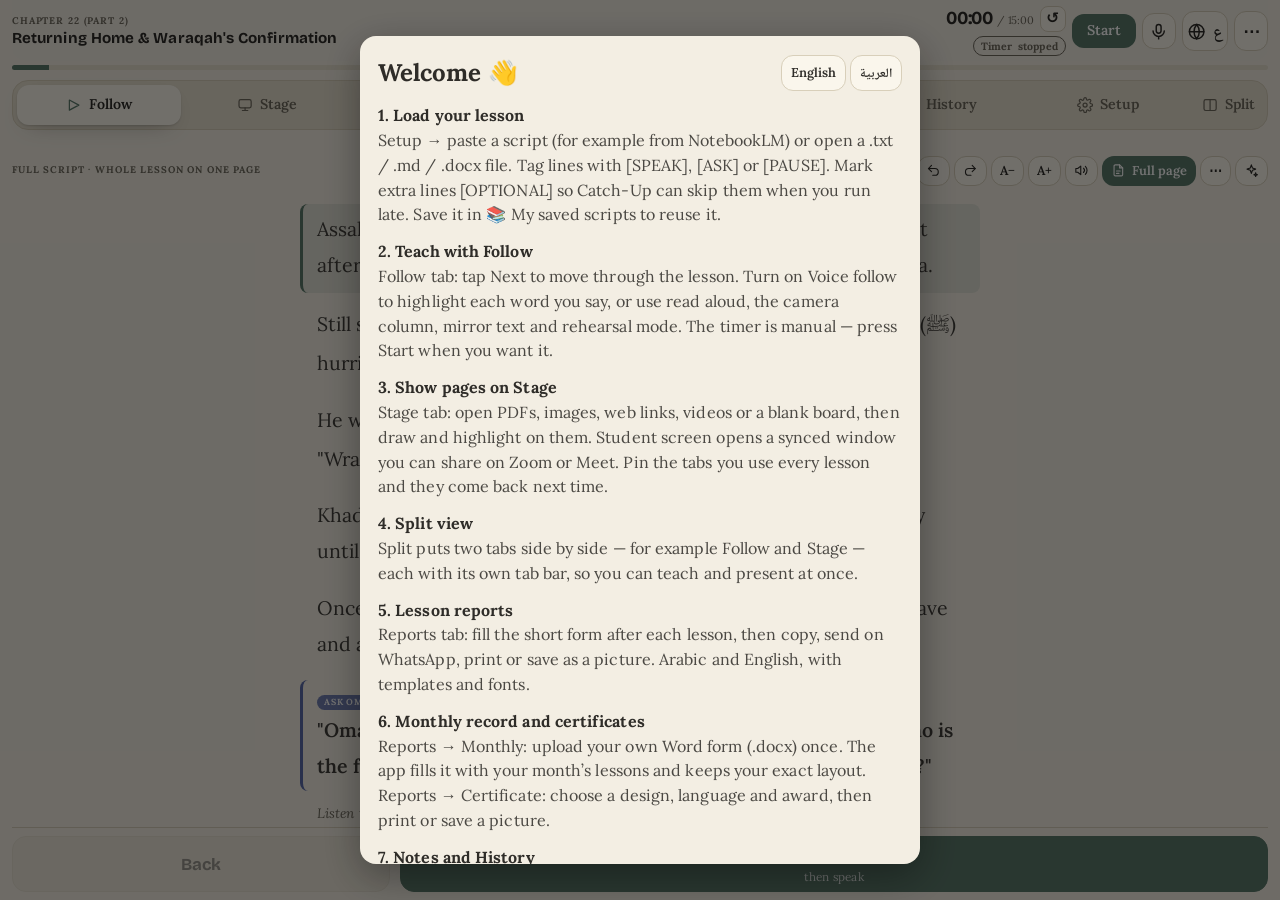
<file: index.html>
<!doctype html>
<html lang="en">
<head>
<meta charset="utf-8">
<meta name="viewport" content="width=device-width,initial-scale=1,viewport-fit=cover">
<meta name="description" content="LessoScript: a lesson teleprompter, stage and report tool for online teachers.">
<link rel="icon" href="icon-192.png" type="image/png">
<script>window.fScroller=window.fScroller||function(){return document.getElementById("main")}</script>
<link rel="manifest" href="manifest.json">
<meta name="theme-color" content="#0F6F66">
<meta name="mobile-web-app-capable" content="yes">
<meta name="apple-mobile-web-app-capable" content="yes">
<meta name="apple-mobile-web-app-status-bar-style" content="black-translucent">
<meta name="apple-mobile-web-app-title" content="Prompter">
<link rel="apple-touch-icon" href="apple-touch-icon.png">
<title>Lesson Prompter Pro</title>
<link rel="preconnect" href="https://fonts.googleapis.com">
<link rel="preconnect" href="https://fonts.gstatic.com" crossorigin>
<link media="print" onload="this.media='all'" rel="stylesheet" href="https://fonts.googleapis.com/css2?family=Atkinson+Hyperlegible:ital,wght@0,400;0,700;1,400&family=Bricolage+Grotesque:wght@600;700;800&family=Noto+Naskh+Arabic:wght@400;600;700&family=Lora:ital,wght@0,400;0,600;1,400&family=Merriweather:wght@400;700&family=Literata:wght@400;600&family=Lexend:wght@400;600&family=Nunito:wght@400;700&family=Amiri:wght@400;700&family=Cairo:wght@400;700&family=Scheherazade+New:wght@400;700&display=swap">
<link rel="stylesheet" href="css/01-base-layout.css">
<link rel="stylesheet" href="css/02-prompter-reading-modes.css">
<link rel="stylesheet" href="css/03-lesson-brief-pip.css">
<link rel="stylesheet" href="css/04-reports.css">
<link rel="stylesheet" href="css/compact-controls.css" id="ctl-compact">

<link rel="stylesheet" href="css/ui-fix-v1.css" id="ui-fix-v1">
<link rel="stylesheet" href="css/ux-fix-main.css" id="ux-fix-main">
</head>
<body>

<div class="shell" id="appShell">
  <header class="top">
    <div class="lesson">
      <div class="eyebrow" id="kicker">Lesson</div>
      <h1 id="lessonName">Lesson Prompter</h1>
    </div>
    <div class="clock">
      <div class="timebox">
        <div class="time"><span id="elapsed">00:00</span><span class="of" id="planned"></span><button class="btn icon" id="resetTimer" type="button" aria-label="Reset timer" title="Reset timer to 00:00">&#8634;</button></div>
        <span class="pace" id="pace">Timer stopped</span>
      </div>
      <button class="btn primary" id="toggleTimer" type="button">Start</button>
      <button class="btn icon" id="voiceBtn" type="button" aria-pressed="false" aria-label="Voice follow" title="Voice Follow Teleprompter (V)">🎙️</button>
      <button class="btn icon" id="moreBtn" type="button" aria-expanded="false" aria-label="More options" title="More">⋯</button>
    </div>
    <div class="menu" id="moreMenu" hidden>
      <span class="pace" id="timeLeft" title="Estimated reading time left">~0 min left</span>
      <button class="btn icon" id="installBtn" type="button" hidden title="Install as app">⬇️ Install app</button>
      <button class="btn icon" id="editTimer" type="button" title="Edit timer length">⏱ Timer</button>
      <button class="btn icon" id="camBtn" type="button" aria-pressed="false" title="Camera column (C)">🎥 Camera column</button>
      <button class="btn icon" id="focusBtn" type="button" aria-pressed="false" title="Focus mode (F)">◐ Focus mode</button>
      <button class="btn icon" id="lockBtn" type="button" aria-pressed="false" title="Lock taps (L)">🔓 Lock taps</button>
      <button class="btn icon" id="helpBtn" type="button" title="Shortcuts (?)">? Shortcuts</button>
      <button class="btn icon" id="presBtn" type="button" aria-pressed="false" title="Presenter mode: hide grading clutter">🎭 Presenter</button>
      <button class="btn icon" id="catchBtn" type="button" title="Running late? Auto-skip optional lines to get back on pace">⏭ Catch up</button>
      <button class="btn icon" id="briefBtn" type="button" title="Pre-lesson briefing">📋 Brief me</button>
      <button class="btn icon" id="pipBtn" type="button" aria-pressed="false" title="Eye-contact camera bubble">🎥 Eye cam</button>
      <button class="btn icon" data-keep data-look="br+" type="button">☀ Brighter</button>
      <button class="btn icon" data-keep data-look="br-" type="button">🌙 Dimmer</button>
      <button class="btn icon" data-keep data-look="fw+" type="button">𝐁 Bolder</button>
      <button class="btn icon" data-keep data-look="fw-" type="button">b Lighter</button>
    </div>
  </header>

  <div class="tedit" id="tedit" hidden>
    <label>Lesson length <input id="tePlanned" type="number" min="1" max="600" inputmode="numeric" style="width:68px;padding:6px;border-radius:8px;border:1px solid var(--line);background:var(--bg)"> min</label>
    <span><button class="btn small" type="button" data-d="-5">−5</button> <button class="btn small" type="button" data-d="5">+5</button></span>
    <label>Clock <input id="teMin" type="number" min="0" inputmode="numeric" style="width:55px;padding:6px;border-radius:8px;border:1px solid var(--line);background:var(--bg)"> : <input id="teSec" type="number" min="0" max="59" inputmode="numeric" style="width:55px;padding:6px;border-radius:8px;border:1px solid var(--line);background:var(--bg)"></label>
    <button class="btn primary small" id="teApply" type="button">Apply</button>
    <button class="btn small" id="teReset" type="button">Reset clock</button>
    <button class="btn small" id="teRehearse" type="button" title="Start rehearsal practice run">🎙️ Rehearsal Mode</button>
    <button class="btn small" id="teClose" type="button">Close</button>
    <small id="wordCountEst" style="flex-basis:100%;color:var(--muted);font-size:.82rem">Calculating reading speed...</small>
  </div>

  <div class="prog"><i id="progBar"></i></div>
  <div class="strip" id="strip" title="Each block is a slide, sized by planned minutes. Click any slide to jump."></div>

  <nav class="tabs" role="tablist" aria-label="Views">
    <button class="tab" role="tab" data-view="follow" id="tab-follow" type="button">Follow</button>
    <button class="tab" role="tab" data-view="stage" id="tab-stage" type="button">Stage</button>
    <button class="tab" role="tab" data-view="reports" id="tab-reports" type="button">Reports</button>
    <button class="tab" role="tab" data-view="script" id="tab-script" type="button">Script</button>
    <button class="tab" role="tab" data-view="notes" id="tab-notes" type="button">Notes</button>
    <button class="tab" role="tab" data-view="history" id="tab-history" type="button">History</button>
    <button class="tab" role="tab" data-view="setup" id="tab-setup" type="button">Setup</button>
  </nav>

  <main id="main">
    <section class="view" id="view-follow">
      <div id="lastTimeBanner" class="history-banner" hidden></div>
      <div class="toolbar" id="toolbar"></div>
      <div class="stage" id="stage"></div>
    </section>

    <section class="view" id="view-script" hidden>
      <details class="rp-card" id="scLib" style="margin-top:8px"><summary style="cursor:pointer;font-weight:800">📚 My saved scripts <span id="scCount" class="help"></span></summary>
        <div class="rp-grid" style="margin-top:8px"><input class="field" id="scName" dir="auto" maxlength="80" placeholder="Name this script (optional)" style="margin:0"><button class="btn primary" id="scSave" type="button">💾 Save current script</button></div>
        <input class="field" id="scFind" type="search" dir="auto" placeholder="🔎 Search saved scripts…" style="margin:8px 0 0">
        <div id="scList" style="margin-top:6px"></div>
        <p class="help" id="scHelp">Saved on this device and synced through Cloud sync (Reports tab) when you are signed in.</p>
      </details>
      <input id="scriptSearch" class="field" type="search" placeholder="🔎 Search the script…" style="margin-top:8px">
      <div class="filters" role="group" aria-label="Filter lines">
        <button class="chip" type="button" data-filter="all" aria-pressed="true">All lines</button>
        <button class="chip" type="button" data-filter="ask" aria-pressed="false" id="chipAsk">Questions</button>
        <button class="chip" type="button" data-filter="skippable" aria-pressed="false">Skippable (catch-up)</button>
      </div>
      <div id="scriptList"></div>
    </section>

    <section class="view panel" id="view-notes" hidden>
      <div class="banner" id="finishBanner" hidden></div>
      <div class="stats" id="stats"></div>
      <h2>Lesson notes</h2>
      <p class="help">Private notes for next time. Saved on this device.</p>
      <textarea class="field" id="notesArea" placeholder="What went well, what to review, homework given"></textarea>
      
      <div style="display:flex; justify-content:space-between; align-items:center; margin-top:18px">
        <h2 id="qaHead" style="margin:0">Student progress</h2>
        <button class="btn small" id="btnQuiz" type="button">⚡ Generate Auto Recap Quiz</button>
      </div>
      <div id="quizBox" class="report" hidden style="margin-top:8px"></div>
      <div id="qaList"></div>

      <h2>Lesson summary</h2>
      <p class="help">Categorized report ready to share with parents.</p>
      <textarea class="field" id="summary" readonly style="min-height:190px"></textarea>
      <div class="row-actions">
        <button class="btn primary" id="copySummary" type="button">Copy summary</button>
        <button class="btn" id="shareWhatsApp" type="button">📲 WhatsApp parent</button>
        <button class="btn" id="printSummary" type="button">🖨️ Print / Save PDF</button>
        <button class="btn" id="saveHistoryBtn" type="button">💾 Save to History</button>
        <span id="copyMsg" class="help" role="status"></span>
      </div>
    </section>


    <section class="view panel" id="view-reports" hidden>
      <div class="rp-chips" id="rpLangBar" dir="ltr" style="margin-bottom:12px"><button type="button" class="rp-chip" data-lang="en" aria-pressed="true">English</button><button type="button" class="rp-chip" data-lang="ar" aria-pressed="false">العربية</button></div>
      <nav class="rp-tabs" id="rpTabs" aria-label="Reports sections">
        <button type="button" data-tab="write" aria-pressed="true">✍️ Report</button>
        <button type="button" data-tab="design" aria-pressed="false">🎨 Design</button>
        <button type="button" data-tab="month" aria-pressed="false">📅 Monthly</button>
        <button type="button" data-tab="cert" aria-pressed="false">🏆 Certificate</button>
        <button type="button" data-tab="saved" aria-pressed="false">🗂️ Saved</button>
      </nav>

      <div class="rp-pane" data-pane="write">
      <div class="rp-card">
        <h3 style="display:flex;align-items:center;justify-content:space-between;gap:8px"><span><i>👤</i> Student &amp; lesson</span><button type="button" class="btn small" id="rpPasteBtn" style="font-size:.74rem;padding:4px 10px;min-height:0">&#128203; Paste text</button></h3>
        <div class="rp-grid rp-stu">
          <div class="s-name"><label class="rp-lbl" for="rpName">Student’s name</label><input class="field" id="rpName" dir="auto" list="rpNames" autocomplete="off" placeholder="e.g. Hamza"><datalist id="rpNames"></datalist></div>
          <div class="s-date"><label class="rp-lbl" for="rpDate">Date</label><input class="field" id="rpDate" type="date"></div>
          <div class="s-dur"><label class="rp-lbl" for="rpH">Duration</label><div class="rp-dur"><input class="field" id="rpH" type="text" maxlength="2" inputmode="numeric" pattern="[0-9]*" autocomplete="off" dir="ltr" placeholder="0" aria-label="Hours"><span>hr</span><input class="field" id="rpM" type="text" maxlength="3" inputmode="numeric" pattern="[0-9]*" autocomplete="off" dir="ltr" placeholder="30" aria-label="Minutes"><span>min</span></div></div>
          <div class="s-time"><label class="rp-lbl" for="rpTime">Timing</label><select class="field" id="rpTime"><option value="">On time</option><option value="late">Late</option><option value="short">Shortened</option><option value="extra">Extended</option></select></div>
          
          <div class="s-teach"><label class="rp-lbl" for="rpTeacher">Teacher name (optional)</label><input class="field" id="rpTeacher" dir="auto" autocomplete="off" placeholder="Shown on the report"></div>
          <div class="s-acad"><label class="rp-lbl" for="rpAcademy">Academy name (optional)</label><input class="field" id="rpAcademy" dir="auto" autocomplete="off" placeholder="Your academy name"></div>
        </div>
        <div class="rp-chips" id="rpDurQ"></div>
        <span class="rp-lbl" style="margin-top:12px">Subjects taught (tap to add / remove)</span>
        <div class="rp-chips" id="rpChips"></div>
        <div class="rp-grid rp-addrow" style="margin-top:8px"><input class="field" id="rpNewSub" dir="auto" maxlength="40" placeholder="Add your own subject (e.g. Fiqh, Hadith, سيرة)" style="margin:0"><button class="btn small" id="rpAddSub" type="button">＋ Add subject</button></div>
        <label class="rp-opt"><input type="checkbox" id="rpShowAc" checked> Show academy name on the report card and copied text</label>
        <label class="rp-opt"><input type="checkbox" id="rpBis" checked> Show Bismillah at the top of the report</label>
      </div>
      <div id="rpSections"></div>
      <div class="rp-card">
        <h3><i>⭐</i> Grade</h3>
        <div class="rp-chips" id="rpGrades"></div>
        <div class="rp-grid rp-addrow" style="margin-top:8px"><input class="field" id="rpNewGrade" dir="auto" maxlength="40" placeholder="Add your own grade (e.g. Mumtaz, A+, ممتاز)" style="margin:0"><button class="btn small" id="rpAddGrade" type="button">＋ Add grade</button></div>
      </div>
      <div class="rp-card">
        <div class="rp-pvh"><h3><i>👁️</i> Preview</h3><select class="field" id="rpThQ" aria-label="Template"></select></div>
        <div id="rpPreview"></div>
      </div>
      <div class="rp-opt" style="margin:0 0 8px"><label for="rpStyle" style="font-weight:700">Copy / WhatsApp style</label><select class="field" id="rpStyle" style="margin:0;width:auto"><option value="exec">Executive (clean, formal)</option><option value="pro">Icons (bold + emoji)</option><option value="classic">Classic (plain)</option></select></div>
      <details style="margin:0 0 10px"><summary style="cursor:pointer;font-weight:700;font-size:.85rem">Text version (what gets copied)</summary><pre id="rpTextPrev" style="white-space:pre-wrap;direction:auto;background:var(--surface);border:1px solid var(--line);border-radius:12px;padding:12px;font:inherit;font-size:.85rem;margin:6px 0 0"></pre></details>
      <div class="rp-bar">
        <button class="btn primary rp-save" id="rpSave" type="button">💾 Save report</button>
        <div class="rp-act">
          <button class="btn" id="rpCopy" type="button"><span>📋</span>Copy</button>
          <button class="btn" id="rpWa" type="button"><span>📲</span>WhatsApp</button>
          <button class="btn" id="rpWaImg" type="button"><span>📷</span>WhatsApp + picture</button>
          <button class="btn" id="rpWaPdf" type="button"><span>📄</span>WhatsApp + PDF</button>
          <button class="btn" id="rpPrint" type="button"><span>🖨️</span>Print</button>
          <button class="btn" id="rpImg" type="button"><span>🖼️</span>Picture</button>
        </div>
        <div class="rp-act2"><button class="btn small" id="rpNew" type="button">➕ New report</button><button class="btn small" id="rpLast" type="button">♻️ Start from last report</button></div>
      </div>
      </div>

      <div class="rp-pane" data-pane="design" hidden>
        <div class="rp-pvcol"><div class="rp-card rp-pvsticky"><h3><i>👁️</i> Live preview</h3><div id="rpDesignPv"></div></div><div class="rp-card"><h3><i>Aa</i> Fonts</h3><div class="rp-grid"><div><label class="rp-lbl" for="rpFont">Font (any language)</label><select class="field" id="rpFont"></select></div><div><label class="rp-lbl" for="rpAFont">Arabic / Urdu font</label><select class="field" id="rpAFont"></select></div></div></div></div>
        <div class="rp-card">
          <h3><i>🎨</i> Templates</h3>
          <p class="help">Pick a look. It is used for your lesson reports and the monthly record.</p>
          <div class="rp-chips" id="rpApply"><button type="button" data-ap="both" aria-pressed="true">Both reports</button><button type="button" data-ap="s" aria-pressed="false">Student report</button><button type="button" data-ap="m" aria-pressed="false">Monthly record</button></div>
          <div class="tp-grid" id="rpGallery"></div>
        </div>
        <details class="rp-card"><summary style="font-weight:800;cursor:pointer">Picture quality &amp; format</summary>
          <div class="rp-grid">
            <div><label class="rp-lbl" for="rpQual">Picture quality</label><select class="field" id="rpQual"><option value="1">Standard (1×)</option><option value="2">High (2×)</option><option value="3">Very high (3×)</option><option value="4">Ultra (4×)</option></select></div>
            <div><label class="rp-lbl" for="rpFmt">Picture format</label><select class="field" id="rpFmt"><option value="png">PNG (sharp, large)</option><option value="jpg">JPG (small file)</option><option value="webp">WebP (sharp, small)</option></select></div></div></details>
        <details class="rp-card">
          <summary style="font-weight:800; cursor:pointer">Create my own template</summary>
          <p class="help">Choose a layout, colors and the fonts above, then save it to the gallery.</p>
          <div class="rp-grid">
            <div><label class="rp-lbl" for="rpTName">Template name</label><input class="field" id="rpTName" dir="auto" maxlength="30"></div>
            <div><label class="rp-lbl" for="rpTLay">Layout</label><select class="field" id="rpTLay"></select></div>
            <div><label class="rp-lbl" for="rpCg">Main color</label><input class="field" id="rpCg" type="color" value="#1F4D43"></div>
            <div><label class="rp-lbl" for="rpCg2">Second color</label><input class="field" id="rpCg2" type="color" value="#2F6B5C"></div>
            <div><label class="rp-lbl" for="rpCgold">Accent color</label><input class="field" id="rpCgold" type="color" value="#B8923A"></div>
            <div><label class="rp-lbl" for="rpCbg">Background</label><input class="field" id="rpCbg" type="color" value="#FBF7EE"></div>
          </div>
          <div class="row-actions"><button class="btn primary" id="rpTSave" type="button">Save as my template</button><button class="btn" id="rpTDel" type="button">Delete selected template</button></div>
        </details>
      </div>

      <div class="rp-pane" data-pane="month" hidden>
        <div class="rp-card">
          <h3><i>📅</i> Monthly record</h3>
          <p class="help">A month-end lesson record built from your saved reports.</p>
          <div class="rp-grid">
            <div><label class="rp-lbl" for="rpMonth">Month</label><input class="field" id="rpMonth" type="month" style="margin:0"></div>
            <div><label class="rp-lbl" for="rpScope">Students</label><select class="field" id="rpScope" style="margin:0"><option value="">All students</option></select></div>
            <label class="rp-opt" style="margin:0;align-self:end"><input type="checkbox" id="rpProg"> Include progress summary</label>
            <div><label class="rp-lbl" for="rpAcSub">Academy tagline</label><input class="field" id="rpAcSub" dir="auto" style="margin:0" placeholder="Tagline (optional)"></div>
          </div>
          <div style="margin-top:10px"><label class="rp-lbl" for="rpMNote">Teacher’s assessment (one student only)</label><textarea class="field" id="rpMNote" dir="auto" placeholder="Choose one student above, then tap ✨ to write it with AI"></textarea><div class="row-actions" style="margin:4px 0 0"><button type="button" class="btn small" id="rpMAI">✨ Write / improve with AI</button><button type="button" class="btn small" id="rpMAIUndo" hidden>↩ Undo</button></div></div>
          <div class="rp-act" style="margin-top:12px">
            <button class="btn primary" id="rpMPrint" type="button"><span>🖨️</span>Print / PDF</button>
            <button class="btn" id="rpMImg" type="button"><span>🖼️</span>Picture</button>
            <button class="btn" id="rpMDoc" type="button"><span>📄</span>Word</button>
            <button class="btn" id="rpMCopy" type="button"><span>📋</span>Copy table</button>
          </div>
          <div class="rp-act2"><button class="btn small" id="rpMTpl" type="button">📎 Upload my Word form</button><button class="btn small" id="rpMTplReset" type="button">↩︎ Built-in form</button><input type="file" id="rpMTplIn" accept=".docx" class="sr"></div>
          <p class="help" id="rpMTplName" style="margin:8px 0 0"></p>
        </div>
        <div id="rpMonthView" style="margin-top:12px"></div>
      </div>

      <div class="rp-pane" data-pane="cert" id="rpCertPane" hidden></div>

      <div class="rp-pane" data-pane="saved" hidden>
        <div class="rp-card">
          <h3><i>🗂️</i> Saved reports</h3>
          <div class="rp-grid" style="margin-bottom:8px">
            <select class="field" id="rpFilter" style="margin:0" aria-label="Filter by student"></select>
            <input class="field" id="rpSearch" type="search" placeholder="Search reports…" style="margin:0">
          </div>
          <div id="rpList"></div>
        </div>
        <details class="rp-card" id="rpCloud">
        <summary style="font-weight:800; cursor:pointer">☁️ Cloud sync (optional)</summary>
        <p class="help">Sync reports across your devices with a free Supabase project. Setup steps are in <code>SUPABASE-SETUP.md</code>.</p>
        <div class="rp-grid">
          <div><label class="rp-lbl" for="clUrl">Project URL</label><input class="field" id="clUrl" placeholder="https://xxxx.supabase.co" autocomplete="off"></div>
          <div><label class="rp-lbl" for="clKey">Anon key</label><input class="field" id="clKey" placeholder="eyJ…" autocomplete="off"></div>
          <div><label class="rp-lbl" for="clMail">Email</label><input class="field" id="clMail" type="email" autocomplete="username"></div>
          <div><label class="rp-lbl" for="clPass">Password</label><input class="field" id="clPass" type="password" autocomplete="current-password"></div>
        </div>
        <div class="row-actions">
          <button class="btn primary" id="clIn" type="button">Sign in</button>
          <button class="btn" id="clSync" type="button">🔄 Sync now</button>
          <button class="btn" id="clOut" type="button">Sign out</button>
        </div>
        <p class="help" id="clMsg" role="status"></p>
      </details>
      </div>
    </section>

    <section class="view panel" id="view-history" hidden>
      <h2>Lesson history & cumulative progress</h2>
      <p class="help">Review past lessons, pacing records, and masteries over time.</p>
      <div id="historyList"></div>
    </section>

    <section class="view" id="view-stage" hidden style="padding:0">
      <iframe id="stageFrame" title="LessonStage" allow="display-capture; fullscreen; autoplay; encrypted-media; picture-in-picture; clipboard-write" allowfullscreen referrerpolicy="strict-origin-when-cross-origin" style="width:100%;height:calc(100svh - 130px);min-height:480px;border:0;border-radius:12px;background:#0b0d14;touch-action:none;overscroll-behavior:contain"></iframe>
    </section>

    <section class="view panel" id="view-setup" hidden>
      <h2>Your script</h2>
      <p class="help">From NotebookLM: copy the script, then tap Paste from clipboard. You can also open a .txt, .md or .docx file. Lines tagged <code>[OPTIONAL]</code> enable Catch-Up skipping when behind.</p>
      <textarea class="field" id="scriptInput" style="min-height:180px; font-size:.9rem" spellcheck="false" aria-label="Script text"></textarea>
      <div class="row-actions">
        <button class="btn primary" id="loadScript" type="button">Load script</button>
        <button class="btn" id="pasteBtn" type="button">Paste from clipboard</button>
        <button class="btn" id="cleanBtn" type="button" title="Remove junk, fix tags, convert any style to the standard format">🧹 Clean &amp; standardize</button>
        <label class="btn" for="fileIn" style="cursor:pointer">Open file</label>
        <input type="file" id="fileIn" accept=".txt,.md,.docx,text/plain,text/markdown" class="sr">
        <button class="btn" id="useSample" type="button">Use example</button>
      </div>
      <div class="drop" id="drop">Or drop a .txt / .md / .docx file here</div>
      <div class="report" id="report" role="status" hidden></div>

      <h2>Reading comfort & typography</h2>
      <div id="themeChips" class="filters" style="flex-wrap:wrap" role="group" aria-label="Theme"></div>
      <div class="opt"><label for="lhRange">Line spacing</label><input type="range" id="lhRange" min="1.2" max="2.2" step="0.05"></div>
      <div class="opt"><label for="fontSel">Font</label><select id="fontSel" class="field" style="margin:0;width:auto"><option value="lora">Lora (book)</option><option value="merri">Merriweather (book)</option><option value="literata">Literata (book)</option><option value="serif">Georgia (classic)</option><option value="atk">Atkinson (easy-read)</option><option value="lexend">Lexend (reading)</option><option value="nunito">Nunito (soft)</option><option value="system">System</option></select></div>
      <div class="opt"><label for="arFontSel">Arabic font</label><select id="arFontSel" class="field" style="margin:0;width:auto"><option value="naskh">Naskh (default)</option><option value="amiri">Amiri (book)</option><option value="schei">Scheherazade</option><option value="cairo">Cairo (modern)</option></select></div>
      <div class="opt"><input type="checkbox" id="optWide"><label for="optWide">Full wide mode<small>Uses the entire monitor width.</small></label></div>
      <div class="opt"><input type="checkbox" id="optCam"><label for="optCam">Camera-friendly teleprompter column<small>Centers a narrow column directly beneath your webcam so eyes stay locked on student.</small></label></div>
      <div class="opt"><label for="divSel">Full-text slide dividers<small>One continuous page. Choose how slide breaks appear.</small></label><select id="divSel" class="field" style="margin:0;width:auto"><option value="none">None (one continuous page)</option><option value="line">Thin line</option><option value="chapter">Chapter heading</option></select></div>

      <h2>Text colour, brightness &amp; boldness</h2>
      <p class="help">Changes the script text only. Saved on this device.</p>
      <div class="opt"><label for="tcInput">Text colour<small>Pick any colour, or tap a quick one.</small></label><input type="color" id="tcInput" value="#ffffff" style="width:46px;height:36px;border:0;background:none;padding:0"></div>
      <div id="tcChips" class="filters" role="group" aria-label="Quick text colours"></div>
      <div class="opt"><label for="brRange">Brightness<small>Dim for dark rooms, brighten for daylight.</small></label><input type="range" id="brRange" min="0.5" max="1.5" step="0.05"></div>
      <div class="opt"><label for="fwRange">Boldness<small>400 normal · 800 extra bold.</small></label><input type="range" id="fwRange" min="400" max="800" step="100"></div>
      <div class="row-actions"><button class="btn" id="resetLook" type="button">Reset colour / brightness / boldness</button></div>

      <h2>Display, voice & timing</h2>
      <div class="opt"><label for="fsRange">Text size</label><input type="range" id="fsRange" min="0.85" max="1.6" step="0.05"></div>
      <div class="opt"><label for="arFsRange">Arabic text size multiplier</label><input type="range" id="arFsRange" min="1.0" max="2.0" step="0.05"></div>
      <div class="opt"><input type="checkbox" id="optCites"><label for="optCites">Show source numbers like [2]<small>Hidden by default for uninterrupted reading.</small></label></div>
      <div class="opt"><input type="checkbox" id="optFloatRP"><label for="optFloatRP">Show floating ✨ Rephrase button on text selection<small>Uncheck if you only want the ✨ button in the toolbar without popups.</small></label></div>
      <div class="opt"><input type="checkbox" id="optAuto"><label for="optAuto">Start the timer on the first Next<small>Saves you pressing Start at the beginning.</small></label></div>
      <div class="opt"><input type="checkbox" id="optReadAuto"><label for="optReadAuto">Auto-continue Read Step<small>After reading a line aloud, move to the next spoken line and keep reading (stops at questions).</small></label></div>
      <div class="opt"><label for="readRate">Read-aloud speed</label><input type="range" id="readRate" min="0.6" max="1.4" step="0.05"></div>
      <div class="opt"><label for="voicePace">After I finish reading a line<small>Voice follow highlights each word you say. It moves on only after the whole line is read and you pause.</small></label><select id="voicePace" class="field" style="margin:0;width:auto"><option value="0">Wait for me (tap Next)</option><option value="0.3">Instant (0.3 s)</option><option value="0.7">Fast (0.7 s)</option><option value="1.5">1.5 s</option><option value="2.5">2.5 s</option></select></div>
      <div class="opt"><input type="checkbox" id="optWake"><label for="optWake">Keep the screen on (WakeLock)<small>Prevents screen sleep during calls.</small></label></div>
      <div class="opt"><button class="btn small" id="openStudentWindow" type="button">🖥️ Open Student Presentation Window</button><label><small>Opens a synchronized presentation window for Zoom/Meet screen share.</small></label></div>

      <h2>Backup & data protection</h2>
      <p class="help">Never lose your student records, notes or scripts when browser cache resets.</p>
      <div class="row-actions">
        <button class="btn" id="showGuide" type="button">❓ Quick guide</button>
        <button class="btn" id="exportScript" type="button">📄 Download script (.txt)</button>
        <button class="btn" id="exportBackup" type="button">📤 Export Backup File (JSON)</button>
        <label class="btn" for="importFile" style="cursor:pointer">📥 Restore Backup File</label>
        <input type="file" id="importFile" accept=".json" class="sr">
        <button class="btn" id="resetLesson" type="button">Reset this lesson</button>
        <span class="help" id="resetMsg" role="status"></span>
      </div>

      <h2>AI assistant & rephrase helper</h2>
      <p class="help">Select any script text and tap ✨ to rephrase. Groq uses verified <code>openai/gpt-oss-20b</code>.</p>
      <div class="opt"><label for="aiProv">Provider</label><select id="aiProv" class="field" style="margin:0;width:auto"><option value="groq">Groq (fast, free tier)</option><option value="gemini">Google Gemini (free key)</option><option value="claude">Claude (Anthropic)</option></select></div>
      <input class="field" id="aiKey" type="password" placeholder="API key" autocomplete="off" aria-label="API key">
      <div class="opt"><label for="stuName">Student name<small>Used in questions, notes and the summary</small></label><input class="field" id="stuName" type="text" placeholder="e.g. Omar" style="margin:0;max-width:180px"></div>
      <div class="opt"><label for="aiAge">Target audience</label><input class="field" id="aiAge" type="text" value="11-year-old student" style="margin:0;max-width:180px"></div>
      <input class="field" id="aiModel" type="text" placeholder="Model override (optional; Groq default: openai/gpt-oss-20b)" autocomplete="off">

      <details>
        <summary>Script format this tool reads</summary>
        <p class="help">Every spoken step starts with a tag in square brackets. Slide headers set the timeline.</p>
<pre>➡️ **SLIDE 2: Title here** *(Minutes 4–7)*

🗣️ **[SPEAK]** **Bold lead-in** then the rest [2]
🗣️ **[OPTIONAL]** **[SPEAK]** Extra background detail (skipped when behind)
❓ **[ASK OMAR]** "Your question?"
🛑 **[PAUSE]** *(Listen: e.g., "likely answer")*
1. Numbered items attach to the line above</pre>
        <p class="help"><b>Other formats work too:</b> plain paragraphs, Markdown headings (#, ##), headings like "Part 1: …" or "Section 2 (0–5 min)", ALL-CAPS headings, dialogue labels (Teacher:, Ask:, Student:, Pause:), "(pause)" notes and lines ending with "?" (treated as questions with an automatic listen pause). They are converted automatically on load.</p><p class="help">Keys on a computer: Space, Enter or → for Next. ← for Back. T starts/pauses timer. F toggles focus. C toggles camera column. V toggles voice follow.</p>
      </details>
      <div id="appVer"><span>Lesson Prompter v<b>1.4.0</b></span><button type="button" id="appUpd">&#10227; Update app</button></div>
    </section>
  </main>
  <footer class="controls" id="controls">
    <button class="back" id="btnPrev" type="button">Back</button>
    <button class="go" id="btnNext" type="button"><span id="goLabel">Next</span><span class="sub" id="goSub"></span></button>
  </footer>
</div>

<div class="selchip" id="selChip" hidden><button class="btn small" type="button" data-sc="read">🔊 Read</button><button class="btn small" type="button" data-sc="rephrase">✨ Rephrase</button><button class="btn small" type="button" data-sc="translate">🌐 Translate</button></div>
<aside class="dict" id="dict" hidden><div class="dict-in"><div id="dictBody"></div><div class="acts"><button class="btn small" id="dictRead" type="button">🔊 Say it</button><button class="btn small" id="dictTr" type="button">🌐 Translate</button><button class="btn small" id="dictSyn" type="button">✨ Easier words</button><button class="btn small" id="dictX" type="button">Close</button></div></div></aside>
<aside class="rp" id="rp" role="dialog" aria-label="Rephrase helper" hidden>
  <div class="rp-in">
    <div style="display:flex;justify-content:space-between;align-items:center;gap:10px">
      <strong style="font:700 1.05rem var(--font-display)">Rephrase Helper</strong>
      <div>
        <button class="btn small" id="rpSpeak" type="button" title="Listen pronunciation">🔊 Speak</button> <button class="btn small" id="rpUndo" type="button" hidden title="Undo last replacement">↩ Undo</button> <button class="btn small" id="rpRedo" type="button" title="Redo">↪ Redo</button>
        <button class="btn small" id="rpClose" type="button">Close</button>
      </div>
    </div>
    <div class="rp-sel" id="rpSel"></div>
    <div class="rp-modes" id="rpModes">
      <button class="btn small" type="button" data-mode="simpler">Easier words</button>
      <button class="btn small" type="button" data-mode="synonyms">Synonyms</button>
      <button class="btn small" type="button" data-mode="meanings">Other meanings</button>
      <button class="btn small" type="button" data-mode="rewrite" data-long="1">Rewrite</button>
      <button class="btn small" type="button" data-mode="shorter" data-long="1">Shorter</button>
      <button class="btn small" type="button" data-mode="translate">🌐 Translate</button><select id="rpLang" class="field" style="margin:0;width:auto;padding:4px 8px"><option>Arabic</option><option>English</option><option>French</option><option>Urdu</option><option>Spanish</option></select>
    </div>
    <div id="rpOut" role="status" aria-live="polite"></div>
    <p class="help" id="rpMsg" role="status" style="margin:6px 0 0"></p>
  </div>
</aside>

<div id="help" hidden><div><h2 style="margin:0 0 8px;font:700 1.1rem var(--font-display)">⌨ Shortcuts &amp; voice</h2>
<p><kbd>Space</kbd>/<kbd>→</kbd> next · <kbd>←</kbd> back</p><p><kbd>R</kbd> read / pause · <kbd>Esc</kbd> stop reading</p>
<p><kbd>1</kbd> ✅ got it · <kbd>2</kbd> 🟡 partly · <kbd>3</kbd> 🔁 review</p><p><kbd>S</kbd> skip optional line</p><p><kbd>V</kbd> voice follow · <kbd>T</kbd> timer · <kbd>F</kbd> focus · <kbd>C</kbd> camera · <kbd>W</kbd> full text · <kbd>L</kbd> lock</p>
<p>Voice words: “next”, “back”, “skip”, “read”, “got it”, “partly”, “review”</p><p style="color:var(--muted)">Tap anywhere to close</p></div></div>
<div id="toast" hidden></div>
<script src="js/01-core-state-ui.js"></script>
<script src="js/02-script-import-clean.js"></script>
<script src="js/03-voice-follow-read-aloud.js"></script>
<script src="js/04-reports.js"></script>
<script src="js/05-report-templates-fonts.js"></script>
<script src="js/06-monthly-record-word-form.js"></script>
<script src="js/07-cloud-sync-saved-scripts.js"></script>
<script src="js/08-welcome-guide.js"></script>
<script src="js/09-undo-redo.js"></script>
<script src="js/10-pwa-presenter-catchup-brief-pip.js"></script>
<script src="js/11-certificates.js"></script>
<script src="js/12-report-extras-paste-timer.js"></script>
<script src="js/13-tap-to-edit-previews.js"></script>
<script src="js/14-ui-language.js"></script>
<link rel="stylesheet" href="css/split-view.css" id="split-css">
<script src="js/15-split-view-boot.js"></script>
<script src="js/16-split-view.js"></script>
<link rel="stylesheet" href="css/ui-unify.css" id="ui-unify">
<script src="js/17-ui-unify.js" id="ui-unify-js"></script>
<link rel="stylesheet" href="css/ui-unify-2.css" id="ui-unify-2">
<script src="js/18-ui-unify-2.js" id="ui-unify-2js"></script>
<script src="js/19-ptH-fix.js" id="ptH-fix"></script>
<link rel="stylesheet" href="css/fancy-tabs.css" id="lp-fancy-tabs">
<script src="js/20-fancy-tabs.js" id="lp-fancy-tabs-js"></script>

<script src="js/21-stage-preload.js" id="lp-stage-preload"></script>
<script src="js/22-certificate-stamp.js" id="lp-cert-stamp"></script>
<script src="js/23-status-notices.js" id="lp-status"></script>
</body>
</html>
</file>
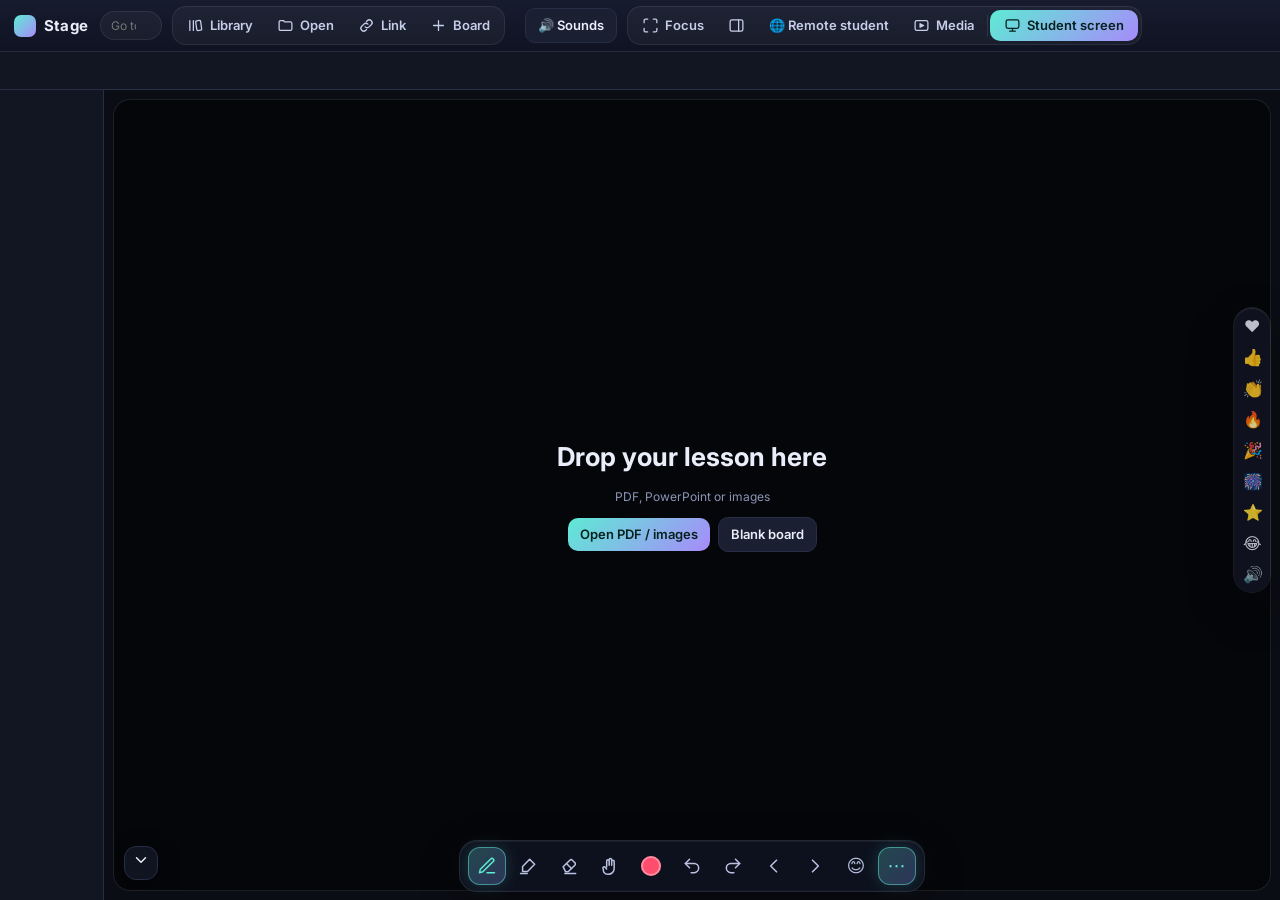
<file: stage.html>
<!doctype html><html lang="en"><head><meta charset="utf-8"><meta name="referrer" content="strict-origin-when-cross-origin"><meta name="viewport" content="width=device-width,initial-scale=1,viewport-fit=cover"><title>LessonStage Pro · LessoScript</title><link rel="manifest" href="manifest.json"><link rel="icon" href="icon-192.png">
<link rel="preconnect" href="https://cdnjs.cloudflare.com"><link rel="preconnect" href="https://fonts.gstatic.com" crossorigin><link href="https://fonts.googleapis.com/css2?family=Inter:wght@400;600;700&family=Noto+Naskh+Arabic:wght@400;700&family=Amiri:wght@400;700&display=swap" rel="stylesheet" media="print" onload="this.media='all'">
<script>/* pdf.js is loaded on first use (not as a blocking <script>), so a slow or blocked CDN can no longer freeze or crash the whole Stage */
(function(){const V='https://cdnjs.cloudflare.com/ajax/libs/pdf.js/3.11.174/',shim={GlobalWorkerOptions:{},getDocument(o){return{promise:load().then(L=>L.getDocument(o).promise)}}};let ld=null;
function load(){if(window.pdfjsLib&&window.pdfjsLib!==shim)return Promise.resolve(window.pdfjsLib);return ld||(ld=new Promise((ok,no)=>{const e=document.createElement('script');e.src=V+'pdf.min.js';e.onload=()=>{const L=window.pdfjsLib;if(!L||L===shim){ld=null;return no(new Error('PDF library failed to start'))}L.GlobalWorkerOptions.workerSrc=V+'pdf.worker.min.js';ok(L)};e.onerror=()=>{ld=null;no(new Error('PDF library could not load - check your connection'))};document.head.appendChild(e)}))}
window.pdfjsLib=shim;addEventListener('load',()=>setTimeout(()=>{load().catch(()=>{})},3000))})()</script><script>window.lz=()=>window.JSZip?Promise.resolve(window.JSZip):new Promise((r,j)=>{const e=document.createElement("script");e.src="https://cdnjs.cloudflare.com/ajax/libs/jszip/3.10.1/jszip.min.js";e.onload=()=>r(window.JSZip);e.onerror=j;document.head.appendChild(e)})</script>
<link rel="stylesheet" href="css/stage/01-panel-closed-by-default-opens-closes-wit.css"><link rel="stylesheet" href="css/stage/02-tablet-fix-v1.css" id="tablet-fix-v1">
<link rel="stylesheet" href="css/stage/03-ux-fix.css" id="ux-fix">
<link rel="stylesheet" href="css/stage/04-block.css">
</head><body>
<div id="app">
 <div class="top"><div class="brand"><i></i>Stage</div><span class="mu" id="pg"></span><input type="number" id="gp" min="1" placeholder="Go to" title="Type page number, press Enter" style="width:74px;padding:6px 8px;border-radius:10px"><div class="sp"></div>
  <button class="btn" onclick="libDlg()">📚 Library</button><button class="btn" onclick="F.click()">📂 Open</button><button class="btn" onclick="openLink()" title="Open a Google Drive / Docs / Slides link or a direct PDF link">🔗 Link</button><button class="btn" onclick="addBoard()">＋ Board</button>
  <button class="btn" onclick="zen()" title="Hide panels (Tab)">⛶ Focus</button>
  <button class="btn" onclick="tp()" title="Notes · Words · Study · Class">☰</button>
  <button class="btn" onclick="sndOpen()" title="Voice clips (N = next, M = stop)">🔊 Sounds</button><button class="btn" onclick="mDlg()">🎬 Media</button><button class="btn" id="stopShare" onclick="closeMedia()" title="Stop showing this on the student screen" style="display:none;background:#e11d48;border:0;color:#fff">⏹ Stop share</button><button class="btn pri" onclick="openStu()">🖥 Student screen</button>
  <input id="F" type="file" multiple accept=".pdf,.pptx,image/*" hidden></div>
 <div id="dtabs"></div><aside id="rail"></aside>
 <main id="col"><div id="stage"><canvas id="cv"></canvas>
  <div id="empty"><h1>Drop your lesson here</h1><div class="mu">PDF, PowerPoint or images</div><div class="row"><button class="btn pri" onclick="F.click()">Open PDF / images</button><button class="btn" onclick="addBoard()">Blank board</button></div></div>
  <div id="ering"></div><div id="tmr"></div><div id="ovw"></div><div id="pick"><span></span></div><div id="cnt"></div><div id="ov"></div><div id="media"></div>
  <div class="sctl"><button class="btn" id="fol" onclick="S.follow=1;fx();need=1;this.style.display='none'" style="display:none">⟲ Follow teacher</button><button class="btn" onclick="zoomBy(1.3)">＋</button><button class="btn" onclick="zoomBy(1/1.3)">－</button><button class="btn pri" onclick="fs()">⛶ Full screen</button></div></div>
  <div class="tb" id="tb">
   <button data-t="pen" class="on" title="Pen (P)">✏️</button><button onclick="undo()" title="Undo (Ctrl+Z)">↶</button><button onclick="redo()" title="Redo (Ctrl+Y)">↷</button><button onclick="clr()" title="Clear slide">🗑</button><button onclick="zoomBy(1.3)" title="Zoom in (+)">🔍</button><button data-t="hl" title="Highlighter (H)">🖍</button><button data-t="line" title="Line">╱</button><button data-t="rect" title="Box">▭</button><button data-t="text" title="Text (T)" style="font-weight:700;font-size:15px;font-family:Georgia,serif">T</button><button data-t="eraser" title="Eraser (E)">⌫</button><button data-t="laser" title="Laser (L)">🔴</button><button data-t="spot" title="Spotlight (S)">🔦</button><button data-t="hand" title="Move / zoom (V)">✋</button><hr>
   <button class="sw on" style="background:#ff4d6d" data-c="#ff4d6d"></button><button class="sw" style="background:#ffd23f" data-c="#ffd23f"></button><button class="sw" style="background:#2ee59d" data-c="#2ee59d"></button><button class="sw" style="background:#4cc9f0" data-c="#4cc9f0"></button><button class="sw" style="background:#fff" data-c="#ffffff"></button><button class="sw" style="background:#111;border-color:#555!important" data-c="#111111"></button>
   <input id="sz" type="range" min="2" max="24" value="4"><hr>
   
   <button onclick="rst()" title="Reset zoom (0)">⤢</button><button onclick="blank()" id="bl" title="Blank student screen (B)">🙈</button><button onclick="go(S.i-1)">◀</button><button onclick="go(S.i+1)">▶</button><button onclick="fs()" title="Fullscreen (F)">⛶</button>
  </div></main>
 <aside id="panel"><div class="tabs"><button onclick="tp()" title="Close panel" style="flex:0 0 40px">✕</button><button class="on" data-p="n">Notes</button><button data-p="w">Words</button><button data-p="q">Study</button><button data-p="c">Class</button><button data-p="snd">🔊</button></div>
  <div class="pane on" id="n"><textarea id="nt" dir="auto" style="min-height:60vh" placeholder="Notes for this slide"></textarea><div class="mu">Only you see these.</div></div>
  <div class="pane" id="w"><div class="mu">One per line: <b>term | meaning | note</b></div><textarea id="wt" dir="auto" placeholder="term | meaning | note"></textarea>
   <div class="row"><button class="btn pri" id="wb" onclick="S.words=!S.words;wb();st()">Show to students</button></div><div class="mu">Preview: exactly what students will see</div><div id="wprev" class="wv"></div><div id="wl"></div></div>
  <div class="pane" id="q"><button class="btn pri" onclick="buildCards(true)">✨ Auto-build cards (files + AI)</button><div class="row"><button class="btn" onclick="startFC()">🃏 Flashcards</button><button class="btn" onclick="startQZ()">❓ Quiz</button></div><div class="mu" id="qc">0 cards</div><textarea id="ct" dir="auto" style="min-height:50vh" placeholder="term | meaning (one card per line)"></textarea><div class="mu">Edit freely. Both screens show the card or quiz live.</div></div>
  <div class="pane" id="c"><b>Timer</b><div id="tpv" class="tpv">05:00</div><div class="mu">Preview: students see it large, top-centre</div><div class="row"><input type="number" id="tm" value="5" min="1" style="width:80px"><span class="mu">min</span><button class="btn pri" onclick="timer(+tm.value*60)">Start</button><button class="btn" onclick="timer(0)">Stop</button><button class="btn" onclick="timer(0);tm.value=5;tpv()">↺ Reset</button></div>
   <b>Pick a student</b><textarea id="nm" dir="auto" style="min-height:90px" placeholder="One name per line"></textarea><button class="btn pri" onclick="pickN()">🎲 Pick random</button>
   <b>Shortcuts</b><div class="mu">← → slides · P pen · H highlight · E erase · L laser · S spotlight · V move · B blank student · F fullscreen · Tab hide panels · Ctrl+Z undo · wheel / pinch zoom · double-click reset</div></div>  <div class="pane" id="snd"><div class="row"><select id="snSet" style="flex:1;min-width:0"></select><button class="btn" id="snNew" title="New lesson set">＋ Set</button></div>
   <div class="row"><button class="btn pri" id="snN" style="flex:1;justify-content:center;padding:14px 10px;font-size:15px;min-width:0;overflow:hidden">▶ Next</button><button class="btn" id="snP" title="Pause / resume (K)" style="padding:14px 14px">⏸</button><button class="btn" id="snR" title="Repeat last clip (J)" style="padding:14px 14px">↺</button><button class="btn" id="snS" style="padding:14px 14px;background:#e11d48;border:0;color:#fff" title="Stop (M)">⏹</button></div>
   <div class="row"><button class="btn" onclick="$('snF').click()">＋ Add sounds</button><input type="file" id="snF" multiple accept="audio/*,video/*,.mp3,.mpeg,.mpg,.mpga,.mp2,.m4a,.m4b,.mp4,.aac,.adts,.wav,.wave,.ogg,.oga,.opus,.webm,.weba,.flac,.aif,.aiff,.caf,.amr,.3gp,.3gpp,.wma,.mka" hidden><button class="btn" id="snPads" title="Big buttons for quick tapping">▦ Pads</button><button class="btn" id="snClr" title="Delete all in this set">🗑</button></div>
   <div class="row"><span class="mu">🔈</span><input type="range" id="snV" min="0" max="1" step="0.05" style="flex:1"></div>
   <div class="row"><label class="mu" style="display:flex;gap:6px;align-items:center"><input type="checkbox" id="snA">Play all in a row, wait</label><input type="number" id="snG" min="0" max="30" step="0.5" style="width:64px"><span class="mu">sec between</span></div>
   <label class="mu" style="display:flex;gap:6px;align-items:center"><input type="checkbox" id="snB">Show quick bar on the stage</label>
   <div id="snL"></div>
   <div class="row" style="border-top:1px solid var(--bd);padding-top:10px"><button class="btn" id="snBk" title="Save all sets and clips to one file">💾 Backup</button><button class="btn" onclick="$('snRF').click()" title="Load a backup file">📥 Restore</button><input type="file" id="snRF" accept=".lsounds" hidden></div>
   <div class="mu" style="font-size:12px">N next · M stop · K pause · J repeat · drag ⠿ or ▲▼ to arrange. Saved on this device; use Backup to move them. The teacher screen plays the sound.</div></div>
</aside>
</div><div id="snBar"><button id="bR" title="Repeat last (J)">↺</button><button id="bN" class="n">▶ Next</button><button id="bP" title="Pause (K)">⏸</button><button id="bS" title="Stop (M)">⏹</button></div><div id="toast"></div><div id="md"><div class="mdc"><b>Show media to students</b><button class="btn" onclick="$('mf').click()">📁 Video or image from device</button><input type="file" id="mf" accept="video/*,image/*" hidden onchange="mFile(this.files[0]);this.value=''"><button class="btn pri" onclick="liveStart()">🖥 Show a website (share its browser tab)</button><div class="mu" style="font-size:12px">Open the site (e.g. quran.com/quraysh) in another tab, click here, pick that tab. It shows live here and on the student screen.</div><div class="row"><input type="text" id="mu" placeholder="Website, YouTube, video or image link (e.g. https://quran.com/quraysh)" style="flex:1"><button class="btn pri" onclick="mUrl()">Add</button></div><button class="btn" onclick="mDlg()">Cancel</button></div></div>
<script src="js/stage/05-core-stage.js"></script>
<script src="js/stage/06-integration-upgrades.js"></script>
<script src="js/stage/07-v2-upgrades.js"></script>
<script src="js/stage/08-library-cloud-database.js"></script>
<script src="js/stage/09-pro-fixes-youtube-reactions.js"></script><script src="js/stage/10-fix-black-slow-slides.js"></script>
<link rel="stylesheet" href="css/stage/11-pro-web.css" id="pro-web"><link rel="stylesheet" href="css/stage/12-pro-v3.css" id="pro-v3">
<script src="js/stage/13-reactions.js"></script>
<link rel="stylesheet" href="css/stage/14-pro-v4.css" id="pro-v4">
<script src="js/stage/15-words-auto-size-auto-columns-to-fill-the.js"></script>
<link rel="stylesheet" href="css/stage/16-pro-v5.css" id="pro-v5">
<script src="js/stage/17-words-pick-the-column-count-size-that-fi.js"></script>
<link rel="stylesheet" href="css/stage/18-pro-v6.css" id="pro-v6">
<script src="js/stage/19-small-stop-resume-button-in-the-top-bar-.js"></script>
<link rel="stylesheet" href="css/stage/20-pro-v7.css" id="pro-v7">
<script src="js/stage/21-words-markup-term-divider-meaning-note-c.js"></script>
<link rel="stylesheet" href="css/stage/22-pro-v4.css" id="pro-v4">
<script src="js/stage/23-restore-saved-rotation-after-reopening-a.js"></script>
<link rel="stylesheet" href="css/stage/24-pro-v5.css" id="pro-v5">
<script src="js/stage/25-flow-pages-patch.js"></script>
<link rel="stylesheet" href="css/stage/26-pro-v6.css" id="pro-v6">
<script src="js/stage/27-private-tools-window-students-never-see-.js"></script>
<link rel="stylesheet" href="css/stage/28-block.css">
<script src="js/stage/29-student-window-reactions-behave-exactly-.js"></script>
<link rel="stylesheet" href="css/stage/30-pro-v7.css" id="pro-v7">
<script src="js/stage/31-open-google-drive-docs-slides-links-or-d.js"></script>
<link rel="stylesheet" href="css/stage/32-pro-v6.css" id="pro-v6">
<script src="js/stage/33-v6-pinned-movable-tabs-tab-memory-studen.js"></script>
<link rel="stylesheet" href="css/stage/34-tb-modern.css" id="tb-modern">
<link rel="stylesheet" href="css/stage/35-tb-icons.css" id="tb-icons">
<script src="js/stage/36-modern-line-icons-for-the-stage-toolbar-.js"></script>
<link rel="stylesheet" href="css/stage/37-pro-v8.css" id="pro-v8">
<script src="js/stage/38-words-only-term-meaning-lines-become-car.js"></script>

<link rel="stylesheet" href="css/stage/39-pro-v9.css" id="pro-v9">
<script src="js/stage/40-the-bar-is-rebuilt-by-the-teacher-window.js"></script>
<script src="js/stage/41-pro-v10.js" id="pro-v10"></script>
<script src="js/stage/42-pro-v11.js" id="pro-v11"></script>
<script src="js/stage/43-pro-v12.js" id="pro-v12"></script>
<link rel="stylesheet" href="css/stage/44-pro-v13.css" id="pro-v13">
<script src="js/stage/45-pro-v13js.js" id="pro-v13js"></script>
<script src="js/stage/46-stage-sync.js" id="stage-sync"></script>
<script src="js/stage/47-tb-dock.js" id="tb-dock"></script>
<script src="js/stage/48-ux-fix-js.js" id="ux-fix-js"></script>
<link rel="stylesheet" href="css/stage/49-lp-fancy-v1.css" id="lp-fancy-v1">
<script src="js/stage/50-lp-fancy-v1-js.js" id="lp-fancy-v1-js"></script>

<link rel="stylesheet" href="css/stage/51-lp-theme-sync.css" id="lp-theme-sync">
<script src="js/stage/52-lp-theme-sync-js.js" id="lp-theme-sync-js"></script>

<script src="js/stage/53-remote-student.js" id="remote-student"></script>
<script src="js/stage/54-sounds-voice-clips.js"></script>
<link rel="stylesheet" href="css/stage/55-stu-pgload.css" id="stu-pgload">
<script src="js/stage/56-stu-pgload-js.js" id="stu-pgload-js"></script>
<script src="js/stage/58-text-tool.js" id="text-tool"></script>
<script src="js/stage/57-sync-perf.js"></script>
</body></html>
</file>
<file: css/01-base-layout.css>
:root[data-theme="paper"]{--bg:#F3EEE3;--surface:#FAF6EC;--surface-2:#E7E0CF;--fg:#2E2C28;--muted:#6F6A5E;--line:#D8CFBA;--accent:#5C7A6B;--on-accent:#FFFFFF;--mark:#E8E0C4;--mark-ink:#2E2C28;--speak:#5C7A6B;--ask:#5B6BA8;--pause:#A5642C;--other:#7B6A9A;--on-kind:#FFFFFF;--good:#2F6B3C;--warn:#8F5400;--bad:#A3281E;color-scheme:light}
[hidden]{display:none!important}
:root{
  --bg:#F1F5F4; --surface:#FFFFFF; --surface-2:#E3EBE9; --fg:#12201E; --muted:#556866; --line:#CFDAD7;
  --accent:#0F6F66; --on-accent:#FFFFFF;
  --mark:#FFE9A8; --mark-ink:#1B1600;
  --speak:#0F6F66; --ask:#3A4BC2; --pause:#A8480C; --other:#6A4FA3; --on-kind:#FFFFFF;
  --good:#146C43; --warn:#9A5B00; --bad:#B3261E;
  --font-display:'Bricolage Grotesque','Atkinson Hyperlegible',system-ui,sans-serif;
  --font-body:'Atkinson Hyperlegible',system-ui,-apple-system,'Segoe UI',sans-serif;
  --font-ar:'Noto Naskh Arabic','Amiri','Traditional Arabic',serif;
  --fs:1;
  --ar-fs:1.25;
  --lh:1.55;
  --max-w:860px;
}
@media (prefers-color-scheme: dark){
  :root:not([data-theme]){
    --bg:#0C1413; --surface:#131E1C; --surface-2:#1C2B28; --fg:#E4EEEB; --muted:#93A8A3; --line:#26383A;
    --accent:#4FC3B5; --on-accent:#05201C;
    --mark:#3A2F0B; --mark-ink:#FBF0CB;
    --speak:#4FC3B5; --ask:#97A3FF; --pause:#F0A15E; --other:#BCA8EA; --on-kind:#0B1210;
    --good:#5FD29A; --warn:#F0B35E; --bad:#FF8F86;
    color-scheme:dark;
  }
}
:root[data-theme="dark"]{
  --bg:#0C1413; --surface:#131E1C; --surface-2:#1C2B28; --fg:#E4EEEB; --muted:#93A8A3; --line:#26383A;
  --accent:#4FC3B5; --on-accent:#05201C;
  --mark:#3A2F0B; --mark-ink:#FBF0CB;
  --speak:#4FC3B5; --ask:#97A3FF; --pause:#F0A15E; --other:#BCA8EA; --on-kind:#0B1210;
  --good:#5FD29A; --warn:#F0B35E; --bad:#FF8F86;
  color-scheme:dark;
}
:root[data-theme="light"]{color-scheme:light}
:root[data-theme="sepia"]{
  --bg:#F4ECD8; --surface:#FBF5E6; --surface-2:#E8DCC0; --fg:#3B2F1E; --muted:#74644A; --line:#D9C9A5;
  --accent:#8A5A1F; --on-accent:#FFFFFF; --mark:#F6D98B; --mark-ink:#2A1D00;
  --speak:#7A5A1A; --ask:#3F4F9A; --pause:#A8480C; --other:#6A4FA3; --on-kind:#FFFFFF;
  --good:#2F6B3C; --warn:#8F5400; --bad:#A3281E; color-scheme:light;
}
:root[data-theme="night"]{
  --bg:#14110F; --surface:#1D1916; --surface-2:#2A241F; --fg:#D9CBB8; --muted:#9C8F7E; --line:#38302A;
  --accent:#D89A4A; --on-accent:#1A1004; --mark:#3A2A12; --mark-ink:#F5E3C0;
  --speak:#D89A4A; --ask:#A9B4E8; --pause:#E8A36B; --other:#C4B0E8; --on-kind:#1A1004;
  --good:#8FCB9B; --warn:#E8B36B; --bad:#F28F86; color-scheme:dark;
}
:root[data-theme="blue"]{
  --bg:#E8EEF5; --surface:#F6F9FC; --surface-2:#D6E0EC; --fg:#1B2733; --muted:#566879; --line:#C3D0DE;
  --accent:#2F5FA8; --on-accent:#FFFFFF; --mark:#FFE9A8; --mark-ink:#1B1600;
  --speak:#2F5FA8; --ask:#5B3FA8; --pause:#A8480C; --other:#2F7A6A; --on-kind:#FFFFFF;
  --good:#146C43; --warn:#8F5400; --bad:#B3261E; color-scheme:light;
}
:root[data-theme="contrast"]{
  --bg:#000000; --surface:#000000; --surface-2:#1A1A1A; --fg:#FFFFFF; --muted:#D0D0D0; --line:#FFFFFF;
  --accent:#FFD400; --on-accent:#000000; --mark:#FFD400; --mark-ink:#000000;
  --speak:#00E5FF; --ask:#8FB0FF; --pause:#FFB347; --other:#E0A8FF; --on-kind:#000000;
  --good:#5CFF9D; --warn:#FFD400; --bad:#FF6B6B; color-scheme:dark;
}
:root[data-theme="midnight"]{
  --bg:#0F1620; --surface:#17212E; --surface-2:#1F2C3C; --fg:#DCE6F2; --muted:#8FA3B8; --line:#2A3A4D;
  --accent:#7FB2F0; --on-accent:#07182B; --mark:#26405F; --mark-ink:#EAF3FF;
  --speak:#7FB2F0; --ask:#B3A6F2; --pause:#F0A87A; --other:#8FD6C4; --on-kind:#08121E;
  --good:#7AD7A4; --warn:#EEC274; --bad:#F59A92; color-scheme:dark;
}
:root[data-theme="graphite"]{
  --bg:#1B1C1E; --surface:#242629; --surface-2:#2F3236; --fg:#D6D9DD; --muted:#9097A0; --line:#3A3E43;
  --accent:#9CC0E0; --on-accent:#0B1620; --mark:#3E4450; --mark-ink:#F2F4F7;
  --speak:#9CC0E0; --ask:#B7B0F0; --pause:#E9A878; --other:#A5D6C2; --on-kind:#0C1218;
  --good:#86D3A2; --warn:#E5C07A; --bad:#F29C94; color-scheme:dark;
}
:root[data-theme="forest"]{
  --bg:#111A16; --surface:#18241F; --surface-2:#20302A; --fg:#DDEBE1; --muted:#93AB9C; --line:#2B3F36;
  --accent:#86CBA0; --on-accent:#07200F; --mark:#36513A; --mark-ink:#EAF8EC;
  --speak:#86CBA0; --ask:#9FB5F0; --pause:#EBA877; --other:#C6B0E8; --on-kind:#08140D;
  --good:#86D6A0; --warn:#E6C070; --bad:#F29A90; color-scheme:dark;
}
:root[data-theme="reddim"]{
  --bg:#120A09; --surface:#1B0F0D; --surface-2:#261512; --fg:#E0A59B; --muted:#A8706A; --line:#3A201C;
  --accent:#E5806F; --on-accent:#1A0805; --mark:#3F1A15; --mark-ink:#F4C2B9;
  --speak:#E5806F; --ask:#D99A90; --pause:#E8A07A; --other:#D08A9A; --on-kind:#1A0805;
  --good:#D0A878; --warn:#E8B070; --bad:#FF8A7A; color-scheme:dark;
}
:root[data-theme="gray"]{
  --bg:#E9E9E6; --surface:#F3F3F0; --surface-2:#DADAD6; --fg:#26292B; --muted:#5E6366; --line:#C8C9C4;
  --accent:#3C6E71; --on-accent:#FFFFFF; --mark:#F3E2A6; --mark-ink:#231B00;
  --speak:#3C6E71; --ask:#4A55A8; --pause:#9A4A12; --other:#6A4FA3; --on-kind:#FFFFFF;
  --good:#1F6B44; --warn:#8F5400; --bad:#A8281E; color-scheme:light;
}

*{box-sizing:border-box}
html,body{height:100%}
body{
  margin:0; display:flex; flex-direction:column;
  padding-block:0;
  padding-left:max(16px, env(safe-area-inset-left, 0px));
  padding-right:max(16px, env(safe-area-inset-right, 0px));
  background:var(--bg); color:var(--fg);
  font:16px/1.55 var(--font-body);
  -webkit-text-size-adjust:100%;
}
button,input,textarea,select{font:inherit; color:inherit}
button{cursor:pointer}
:focus-visible{outline:3px solid var(--accent); outline-offset:2px}
.ar{font-family:var(--font-ar); font-size:calc(1.15em * var(--ar-fs)); line-height:1.95; unicode-bidi:isolate; font-weight:600}
.sr{position:absolute; width:1px; height:1px; overflow:hidden; clip:rect(0 0 0 0); white-space:nowrap}

/* Shell */
.shell{display:flex; flex-direction:column; flex:1; min-height:0; min-width:0; width:100%; max-width:var(--max-w); margin-inline:auto; transition:max-width .2s}
body.wide{--max-w:none; padding-inline:12px}
body.camera-mode{--max-w:430px}
body.camera-mode .stage{text-align:center}
body.camera-mode .items{text-align:left}

/* Header */
.top{display:flex; align-items:center; justify-content:space-between; gap:10px; padding-block:10px 8px; flex-wrap:wrap}
.lesson{min-width:0; flex:1 1 180px}
.eyebrow{font-size:.7rem; letter-spacing:.09em; text-transform:uppercase; color:var(--muted); font-weight:700; white-space:nowrap; overflow:hidden; text-overflow:ellipsis}
.lesson h1{margin:0; font:700 1.05rem/1.25 var(--font-display); overflow:hidden; display:-webkit-box; -webkit-line-clamp:2; -webkit-box-orient:vertical}
.clock{display:flex; align-items:center; gap:8px; flex:none}
.timebox{text-align:right}
.time{font:700 1.45rem/1 var(--font-display); font-variant-numeric:tabular-nums; letter-spacing:-.01em}
.time .of{font:400 .78rem var(--font-body); color:var(--muted); margin-left:4px}
.pace{display:inline-block; margin-top:3px; font-size:.75rem; font-weight:800; padding:2px 8px; border-radius:999px; border:1.5px solid currentColor; color:var(--muted); font-variant-numeric:tabular-nums; white-space:nowrap}
.pace.good{color:var(--good); background:color-mix(in srgb,var(--good) 14%,transparent)}
.pace.warn{color:var(--warn); background:color-mix(in srgb,var(--warn) 14%,transparent)}
.pace.bad{color:var(--bad); background:color-mix(in srgb,var(--bad) 14%,transparent)}

.btn{display:inline-flex; align-items:center; justify-content:center; gap:6px; min-height:38px; padding:6px 12px; border-radius:10px; border:1px solid var(--line); background:var(--surface); font-weight:700; font-size:.88rem; transition:transform 0.1s}
.btn:hover{border-color:var(--muted)}
.btn:active{transform:translateY(1px)}
.btn.primary{background:var(--accent); color:var(--on-accent); border-color:var(--accent)}
.btn.small{min-height:32px; padding:3px 9px; font-size:.8rem}
.btn.icon{min-width:38px; padding:6px 4px; font-size:1.05rem}
.btn.icon[aria-pressed="true"]{background:var(--accent); color:var(--on-accent); border-color:var(--accent)}
#toggleTimer{min-width:72px}

/* Voice Indicator Badge */
.voice-live-badge{display:inline-flex; align-items:center; gap:4px; font-size:.72rem; font-weight:800; padding:2px 8px; border-radius:999px; background:var(--good); color:#fff; animation:pulse 1.5s infinite}
@keyframes pulse{0%{opacity:0.8}50%{opacity:1}100%{opacity:0.8}}

/* Slide Strip */
.strip{position:relative; display:flex; gap:3px; height:32px; margin-top:2px}
.seg{flex:var(--w,1) 1 0; min-width:0; border:1px solid transparent; border-radius:7px; background:var(--surface-2); color:var(--muted); font:700 .8rem var(--font-display); padding:0}
.seg.done{background:var(--accent); color:var(--on-accent)}
.seg.cur{background:var(--surface); color:var(--fg); border-color:var(--accent); box-shadow:inset 0 0 0 1.5px var(--accent)}
.cursor{position:absolute; top:-4px; bottom:-4px; width:2px; border-radius:1px; background:var(--fg); left:0; pointer-events:none; display:none}
.cursor::before{content:""; position:absolute; top:-1px; left:-3px; width:8px; height:8px; border-radius:50%; background:var(--fg)}

/* Tabs */
.tabs{display:flex; margin-top:8px; border-bottom:1px solid var(--line)}
.tab{flex:1; padding:9px 2px 8px; background:none; border:0; border-bottom:3px solid transparent; color:var(--muted); font-weight:700; font-size:.9rem}
.tab[aria-selected="true"]{color:var(--fg); border-bottom-color:var(--accent)}

/* Main stage */
main{position:relative; flex:1; min-height:0; overflow-y:auto; overflow-x:hidden; padding-bottom:16px; scroll-behavior:auto}
section.view{min-width:0}
.toolbar{position:sticky; top:0; z-index:3; background:var(--bg); display:flex; flex-wrap:wrap; align-items:flex-end; justify-content:space-between; gap:8px 10px; padding:8px 0 10px}
.toolbar .ttl{min-width:0; flex:1 1 140px}
.toolbar .name{font:600 1.05rem/1.25 var(--font-display); text-wrap:balance}
.toolbar .tools{display:flex; flex-wrap:wrap; gap:5px; align-items:center; justify-content:flex-end}
.count{font-size:.8rem; color:var(--muted); font-variant-numeric:tabular-nums; margin-right:2px}
.stage{display:flex; flex-direction:column; gap:10px; padding-bottom:28vh}

/* Line Articles */
.line{--kind:var(--other); border-radius:14px; padding:12px 14px; min-width:0; position:relative}
.k-speak{--kind:var(--speak)} .k-ask{--kind:var(--ask)} .k-pause{--kind:var(--pause)} .k-other{--kind:var(--other)}
.line-top{display:flex; align-items:center; justify-content:space-between; gap:8px}
.badge{display:inline-flex; align-items:center; max-width:100%; font:700 .66rem/1 var(--font-body); letter-spacing:.09em; text-transform:uppercase; padding:4px 8px; border-radius:999px; background:var(--kind); color:var(--on-kind); white-space:nowrap}
.opt-tag{font-size:.65rem; font-weight:800; padding:2px 6px; border-radius:6px; background:var(--surface-2); color:var(--muted); text-transform:uppercase}
.txt{margin:8px 0 0; overflow-wrap:anywhere}
.txt strong{font-weight:700}
.txt strong.lead{text-decoration:underline; text-decoration-thickness:2px; text-decoration-color:var(--kind); text-underline-offset:4px}
.items{margin:.6em 0 0; padding-left:1.4em}
.items li{margin:.3em 0}

.line.done{opacity:.48; cursor:pointer; padding-block:8px}
.line.done .txt{font-size:.92rem; display:-webkit-box; -webkit-line-clamp:2; -webkit-box-orient:vertical; overflow:hidden}
.line.done .items{display:none}
.line.next{background:var(--surface); border:1px solid var(--line); cursor:pointer; opacity:.78}
.line.next.after{opacity:1}
.line.next .txt{font-size:calc(1.02rem * var(--fs)); line-height:var(--lh,1.5)}

.line.now{background:var(--mark); color:var(--mark-ink); padding:18px 16px 20px; box-shadow:0 1px 0 rgba(0,0,0,.06), 0 10px 28px -16px rgba(0,0,0,.35)}
.line.now .txt{font-size:calc(1.48rem * var(--fs)); line-height:var(--lh,1.5); margin-top:10px}
.line.now .items{font-size:calc(1.25rem * var(--fs)); line-height:var(--lh,1.5)}
.wait{display:inline-flex; align-items:baseline; gap:8px; font:700 1.5rem var(--font-display); font-variant-numeric:tabular-nums}
.wait .lbl,.expect .lbl{font:700 .66rem var(--font-body); letter-spacing:.09em; text-transform:uppercase; opacity:.75}
.expect{margin-top:12px; padding-top:10px; border-top:2px dashed color-mix(in srgb, currentColor 30%, transparent)}
.expect p{margin:4px 0 0; font-size:calc(1.1rem * var(--fs)); font-style:italic}

/* Audio Pronunciation Button */
.w{border-radius:5px; transition:background-color .1s, opacity .15s}
body.tracking .line.now .w.said{opacity:.5}
body.tracking .line.now .w.cur{opacity:1; background:var(--accent); color:var(--on-accent); box-shadow:0 0 0 .14em var(--accent)}
body.tracking .line.now .w.nxt{text-decoration:underline; text-decoration-thickness:.12em; text-underline-offset:.2em}
.audio-btn{border:none; background:color-mix(in srgb, currentColor 12%, transparent); color:inherit; border-radius:6px; padding:2px 6px; font-size:.85rem; cursor:pointer; vertical-align:middle; margin-left:4px}
.audio-btn:hover{background:color-mix(in srgb, currentColor 22%, transparent)}

/* Quick Assessment Buttons */
.qa-chips{display:flex; flex-wrap:wrap; gap:6px; margin-top:12px; align-items:center}
.btn-q{min-height:34px; padding:3px 10px; border-radius:8px; border:1.5px solid var(--line); background:var(--surface); font-weight:700; font-size:.82rem}
.btn-q[data-status="got"][aria-pressed="true"]{background:var(--good); color:#fff; border-color:var(--good)}
.btn-q[data-status="partly"][aria-pressed="true"]{background:var(--warn); color:#fff; border-color:var(--warn)}
.btn-q[data-status="review"][aria-pressed="true"]{background:var(--bad); color:#fff; border-color:var(--bad)}

/* Catch-up Skip Highlighter */
.line.skippable{border:2px dashed var(--warn)}
.skip-action{margin-top:10px; display:flex; gap:8px}

/* Controls */
.controls{display:grid; grid-template-columns:1fr 2.3fr; gap:10px; padding-block:8px; border-top:1px solid var(--line)}
.back,.go{min-height:56px; border-radius:14px; border:1px solid var(--line); display:flex; flex-direction:column; align-items:center; justify-content:center; gap:2px; font:700 1.05rem var(--font-display)}
.back{background:var(--surface-2); color:var(--fg)}
.go{background:var(--accent); border-color:var(--accent); color:var(--on-accent); font-size:1.18rem}
.go .sub{font:400 .74rem var(--font-body); opacity:.88; letter-spacing:.02em}
.back:disabled{opacity:.45; cursor:default}

/* Timer Edit & History Banner */
.tedit{display:flex; flex-wrap:wrap; gap:8px 12px; align-items:center; padding:10px 14px; margin:4px 0 6px; border:1px solid var(--line); border-radius:12px; background:var(--surface)}
.history-banner{margin:6px 0 10px; padding:10px 14px; border-radius:12px; background:var(--surface-2); border-left:4px solid var(--accent); font-size:.88rem}

/* Focus Mode */
body.focus .tabs, body.focus .toolbar, body.focus #editTimer, body.focus .tedit{display:none!important}
body.focus .strip{height:8px; margin-top:0}
body.focus .strip .seg{font-size:0; border-radius:4px}
body.focus .lesson .eyebrow{color:var(--accent)}
body.focus .stage{padding-top:10px}
body.locked #editTimer{display:none}

/* Script & Panels */
.filters{display:flex; gap:6px; padding:12px 0 6px; flex-wrap:wrap}
.chip{padding:6px 12px; border-radius:999px; border:1px solid var(--line); background:var(--surface); font-weight:700; font-size:.82rem}
.chip[aria-pressed="true"]{background:var(--fg); color:var(--bg); border-color:var(--fg)}
.sl-head{margin:18px 0 4px; display:flex; align-items:baseline; justify-content:space-between; gap:10px}
.sl-head h2{margin:0; font:700 1rem var(--font-display)}
.sl-head span{font-size:.78rem; color:var(--muted); white-space:nowrap}
.row{display:grid; grid-template-columns:5.4rem minmax(0,1fr); gap:10px; padding:10px 8px; border-bottom:1px solid var(--line); cursor:pointer; border-radius:8px; --kind:var(--other)}
.row.k-speak{--kind:var(--speak)} .row.k-ask{--kind:var(--ask)} .row.k-pause{--kind:var(--pause)}
.row .txt{margin:0; font-size:.95rem}
.row.cur{background:var(--mark); color:var(--mark-ink)}
.row.past{opacity:.55}
.row .badge{justify-self:start; margin-top:2px}

.panel{padding-top:14px}
.panel h2{margin:20px 0 6px; font:700 1.05rem var(--font-display)}
.panel h2:first-child{margin-top:4px}
.panel p.help{margin:0 0 8px; color:var(--muted); font-size:.9rem}
.field{display:block; width:100%; margin-top:12px; padding:10px 12px; border-radius:10px; border:1px solid var(--line); background:var(--surface); color:var(--fg); font-size:1rem}
textarea.field{min-height:84px; resize:vertical; margin-top:6px}
.row-actions{display:flex; flex-wrap:wrap; gap:8px; margin-top:10px; align-items:center}
.report{margin-top:10px; padding:10px 12px; border-radius:10px; background:var(--surface); border:1px solid var(--line); font-size:.9rem}
.report.bad{border-color:var(--bad); color:var(--bad)}
.report.good{border-color:var(--good); color:var(--good)}
.opt{display:flex; align-items:center; gap:10px; padding:10px 0; border-bottom:1px solid var(--line); min-height:46px}
.opt input[type=checkbox]{width:22px; height:22px; accent-color:var(--accent); flex:none}
.opt input[type=range]{flex:1; accent-color:var(--accent); min-width:0}
.opt label{flex:1; min-width:0}
.opt small{display:block; color:var(--muted); font-size:.82rem}
.banner{margin:6px 0 12px; padding:12px 14px; border-radius:12px; background:var(--mark); color:var(--mark-ink); font-weight:700}
.drop{margin-top:10px; padding:16px; border:2px dashed var(--line); border-radius:12px; text-align:center; color:var(--muted); font-size:.9rem}
details{margin-top:14px; border:1px solid var(--line); border-radius:12px; background:var(--surface); padding:2px 14px}
summary{cursor:pointer; padding:12px 0; font-weight:700}
details pre{margin:0 0 12px; padding:10px; border-radius:8px; background:var(--surface-2); overflow-x:auto; font:.8rem/1.5 ui-monospace,Menlo,Consolas,monospace; white-space:pre}

/* History */
.hist-item{padding:12px; border:1px solid var(--line); border-radius:10px; background:var(--surface); margin-bottom:8px}
.hist-item .h-top{display:flex; justify-content:space-between; font-weight:700}
.hist-item .h-sub{font-size:.82rem; color:var(--muted); margin-top:3px}

/* Rephrase Sheet */
.selchip{position:fixed; z-index:60; box-shadow:0 8px 24px -8px rgba(0,0,0,.5)}
.rp{position:fixed; left:0; right:0; bottom:0; z-index:70; max-height:68vh; overflow:auto; background:var(--surface); color:var(--fg); border-top:2px solid var(--accent); border-radius:16px 16px 0 0; padding:14px max(16px, env(safe-area-inset-left,0px)) calc(14px + env(safe-area-inset-bottom,0px)); box-shadow:0 -12px 40px -12px rgba(0,0,0,.45)}
.rp-in{max-width:860px; margin:0 auto}
.rp-sel{font-weight:700; padding:8px 10px; border-radius:8px; background:var(--surface-2); margin:8px 0; overflow-wrap:anywhere; max-height:96px; overflow:auto}
.rp-modes{display:flex; flex-wrap:wrap; gap:6px; margin-bottom:6px}
.ritem{display:flex; gap:10px; justify-content:space-between; align-items:center; padding:10px 0; border-bottom:1px solid var(--line)}
.ritem .t{flex:1; min-width:0; overflow-wrap:anywhere}
.chips{display:flex; flex-wrap:wrap; gap:8px; padding:8px 0}

@media print {
  body{background:#fff; color:#000; padding:0}
  header, nav, .controls, .toolbar, .strip, #tedit, #themeChips, .row-actions button{display:none!important}
  main, section{overflow:visible; display:block!important}
  #summary{border:none; font-size:12pt; height:auto}
}
.selchip{display:flex;gap:4px;padding:4px;border-radius:12px;background:var(--surface);border:2px solid var(--accent)}
.dict{position:fixed;left:0;right:0;bottom:0;z-index:80;background:var(--surface);color:var(--fg);border-top:3px solid var(--accent);border-radius:16px 16px 0 0;padding:14px 18px calc(14px + env(safe-area-inset-bottom,0px));max-height:55vh;overflow:auto;box-shadow:0 -12px 40px -12px rgba(0,0,0,.5)}
.dict-in{max-width:860px;margin:0 auto}.dict h3{margin:0;font:700 1.5rem var(--font-display)}.dict .ph{color:var(--muted);margin-left:8px;font-weight:400;font-size:1rem}
.dict li{margin:.35em 0}.dict .acts{display:flex;gap:8px;flex-wrap:wrap;margin:10px 0}
.conf{position:fixed;top:-30px;z-index:99;font-size:1.6rem;pointer-events:none;animation:fall 2.4s ease-in forwards}
@keyframes fall{to{transform:translateY(110vh) rotate(540deg);opacity:.9}}
#timeLeft{margin-left:4px}
.hint{font-size:.7rem;opacity:.7;font-weight:400}

.lesson h1{background:linear-gradient(90deg,var(--fg),var(--accent));-webkit-background-clip:text;background-clip:text;color:transparent}
.prog{height:4px;border-radius:4px;background:var(--surface-2);margin-top:6px;overflow:hidden}
.prog i{display:block;height:100%;width:0;background:linear-gradient(90deg,var(--accent),var(--speak));transition:width .35s}
.line.now{animation:pop .25s ease-out}
@keyframes pop{from{transform:scale(.985);opacity:.4}to{transform:none;opacity:1}}
@keyframes glow{50%{box-shadow:0 0 0 3px color-mix(in srgb,var(--accent) 35%,transparent),0 10px 28px -16px rgba(0,0,0,.35)}}
.go{background:linear-gradient(135deg,var(--accent),color-mix(in srgb,var(--accent) 60%,#000));box-shadow:0 6px 18px -8px var(--accent)}
.btn:hover{transform:translateY(-1px)}
#toast{position:fixed;left:50%;bottom:90px;transform:translateX(-50%);z-index:90;background:var(--fg);color:var(--bg);padding:10px 16px;border-radius:999px;font-weight:700;box-shadow:0 8px 24px rgba(0,0,0,.4)}
#help{position:fixed;inset:0;z-index:95;background:rgba(0,0,0,.6);display:flex;align-items:center;justify-content:center;padding:16px}
#help>div{background:var(--surface);color:var(--fg);border-radius:16px;padding:18px 22px;max-width:420px;width:100%;border:2px solid var(--accent)}
#help kbd{background:var(--surface-2);border:1px solid var(--line);border-radius:6px;padding:1px 7px;font-weight:700}
#help p{margin:6px 0}
body.mirror .stage{transform:scaleX(-1)}

body{background:radial-gradient(circle at 15% -10%,color-mix(in srgb,var(--accent) 20%,var(--bg)),var(--bg) 55%) fixed}
.top{position:sticky;top:0;z-index:5;background:color-mix(in srgb,var(--bg) 96%,transparent);border-radius:0 0 14px 14px}
.stage.slide-in{animation:slin .35s ease-out}
@keyframes slin{from{opacity:0;transform:translateX(26px)}to{opacity:1;transform:none}}
.stats{display:grid;grid-template-columns:repeat(auto-fit,minmax(110px,1fr));gap:8px;margin:8px 0 14px}
.stat{background:var(--surface);border:1px solid var(--line);border-radius:14px;padding:12px;text-align:center}
.stat b{display:block;font:800 1.5rem var(--font-display);color:var(--accent)}
.stat span{font-size:.72rem;letter-spacing:.08em;text-transform:uppercase;color:var(--muted);font-weight:700}
.conf{position:fixed;top:-30px;z-index:99;font-size:1.6rem;pointer-events:none;animation:fall 2.6s linear forwards}
@keyframes fall{to{transform:translateY(110vh) rotate(540deg);opacity:.8}}
</file>
<file: css/02-prompter-reading-modes.css>
/* ===== FULL TEXT MODE: continuous script, no boxes ===== */
body.fulltext .stage{gap:0; padding-bottom:45vh}
body.fulltext .fl-head{margin:26px 0 8px; padding:8px 0 6px; border-bottom:2px solid var(--accent); display:flex; justify-content:space-between; gap:10px; align-items:baseline}
body.fulltext .fl-head:first-child{margin-top:4px}
body.fulltext .fl-head b{font:700 1.1rem var(--font-display); color:var(--accent)}
body.fulltext .fl-head span{font-size:.78rem; color:var(--muted); white-space:nowrap}
body.fulltext .line{background:none; border:0; box-shadow:none; border-radius:10px; padding:8px 10px; opacity:1; cursor:pointer; animation:none; border-left:4px solid transparent}
body.fulltext .line.done{opacity:.5; padding:8px 10px}
body.fulltext .line.done .txt{display:block; -webkit-line-clamp:unset; font-size:calc(1.3rem * var(--fs)); overflow:visible}
body.fulltext .line.done .items{display:block}
body.fulltext .line.next{background:none; border:0; border-left:4px solid transparent; opacity:1}
body.fulltext .line .txt{font-size:calc(1.3rem * var(--fs)); line-height:var(--lh,1.55); margin-top:2px}
body.fulltext .line.next .txt{font-size:calc(1.3rem * var(--fs))}
body.fulltext .line .items{font-size:calc(1.15rem * var(--fs)); line-height:var(--lh,1.55)}
body.fulltext .line .badge{font-size:.58rem; padding:3px 7px; opacity:.85}
body.fulltext .line.now{background:var(--mark); color:var(--mark-ink); border-left-color:var(--kind); padding:12px 12px 14px; box-shadow:0 6px 20px -14px rgba(0,0,0,.4)}
body.fulltext .line.now .txt{font-size:calc(1.3rem * var(--fs)); margin-top:6px}
body.fulltext .line.now .items{font-size:calc(1.15rem * var(--fs))}
body.fulltext .line.k-pause:not(.now){padding-block:4px}
body.fulltext .line.k-pause:not(.now) .txt{font-size:.9rem!important; color:var(--muted); font-style:italic}
body.fulltext .line.k-ask .txt{font-weight:600}

/* ===== Compact modern header ===== */
.top{flex-wrap:wrap; gap:6px 8px; padding-block:6px 4px}
.lesson h1{font-size:.95rem; -webkit-line-clamp:1}
.eyebrow{font-size:.6rem}
.time{font-size:1.15rem}
.time .of{font-size:.68rem}
.pace{font-size:.66rem; padding:1px 7px; margin-top:2px}
.clock{gap:6px}
#toggleTimer{min-height:34px; min-width:64px; padding:4px 12px}
.btn.icon{min-height:34px; min-width:34px}
.strip{height:24px}
.seg{font-size:.72rem; border-radius:6px}
.tab{padding:7px 2px 6px; font-size:.85rem}
.menu{position:absolute; right:0; top:calc(100% + 4px); z-index:30; background:var(--surface); border:1px solid var(--line); border-radius:16px; padding:8px; display:grid; grid-template-columns:1fr 1fr; gap:6px; min-width:min(300px,92vw); box-shadow:0 14px 40px -10px rgba(0,0,0,.55)}
.menu .pace{grid-column:1/-1; text-align:center; margin:0; padding:4px}
.menu .btn.icon{justify-content:flex-start; padding:6px 10px; font-size:.82rem; width:100%}
.toolbar{padding:4px 0 6px; align-items:center}
.toolbar .tools{gap:4px}
.toolbar .btn.small{min-height:30px; padding:2px 8px}
.tools-extra{display:none; flex-basis:100%; justify-content:flex-end; gap:4px; flex-wrap:wrap; order:9}
.tools-extra.open{display:flex}
body.fulltext .toolbar .ttl .name{display:none}
body.fulltext .toolbar .ttl{flex:1 1 90px}

/* ===== BOOK LAYOUT ===== */
body.fulltext{--font-book:var(--font-body)}
body.fulltext .stage{max-width:720px; width:100%; margin-inline:auto; font-family:var(--font-book); padding-bottom:55vh}
body.fulltext .line{padding:3px 10px; margin:0 0 .3em; border-left:0}
body.fulltext .line .txt,body.fulltext .line .items{font-family:var(--font-book)}
body.fulltext .line .txt,body.fulltext .line.done .txt,body.fulltext .line.next .txt,body.fulltext .line.now .txt{font-size:calc(1.3rem * var(--fs)); line-height:1.9; margin:0}
body.fulltext .line.k-speak:not(.now) .line-top{display:none}
body.fulltext .line.k-speak .badge{display:none}
body.fulltext .line.now .line-top{justify-content:flex-end; margin-bottom:2px}
body.fulltext .line.now{padding:8px 12px 10px; border-radius:12px}
body.fulltext .line.k-ask:not(.now){border-left:3px solid var(--ask); margin:.9em 0; padding-left:14px}
body.fulltext .line.k-ask:not(.now) .txt{font-style:italic}
body.fulltext .line.k-ask .badge{font-size:.55rem}
body.fulltext .line.k-pause:not(.now) .badge{display:none}
body.fulltext .line.k-pause:not(.now) .txt{font-size:.85rem!important; line-height:1.4}
body.fulltext .fl-head{display:block; text-align:center; border:0; margin:46px 0 16px; padding:0}
body.fulltext .fl-head:first-child{margin-top:10px}
body.fulltext .fl-head b{display:block; font:700 1.45rem/1.3 var(--font-book); color:var(--fg)}
body.fulltext .fl-head b::before{content:"❖"; display:block; color:var(--accent); font-size:1rem; margin-bottom:6px}
body.fulltext .fl-head span{display:block; margin-top:4px}

body.fulltext .fl-head.mini{display:flex; align-items:center; gap:10px; text-align:left; margin:20px 0 8px}
body.fulltext .fl-head.mini:first-child{margin-top:4px}
body.fulltext .fl-head.mini::after{content:""; flex:1; height:1px; background:var(--line)}
body.fulltext .fl-head.mini b{display:inline; font:700 .68rem var(--font-body); letter-spacing:.08em; text-transform:uppercase; color:var(--muted)}
body.fulltext .fl-head.mini b::before{content:none}

/* ===== TRUE ONE-PAGE FLOW: spoken lines run together like book paragraphs ===== */
body.fulltext .stage{display:block}
body.fulltext .stage .fl-gap{height:.9em}
body.fulltext .stage .fl-gap:first-child{display:none}
body.fulltext .stage .line.k-speak,body.fulltext .stage .line.k-other{display:inline; padding:0; margin:0; border-radius:6px; background:none; box-shadow:none; -webkit-box-decoration-break:clone; box-decoration-break:clone}
body.fulltext .stage .line.k-speak::after,body.fulltext .stage .line.k-other::after{content:" "}
body.fulltext .stage .line.k-speak .txt,body.fulltext .stage .line.k-other .txt{display:inline; -webkit-line-clamp:unset; overflow:visible; margin:0; font-size:calc(1.3rem * var(--fs)); line-height:1.95}
body.fulltext .stage .line.k-speak .line-top,body.fulltext .stage .line.k-other .line-top{display:inline; margin:0 6px 0 0}
body.fulltext .stage .line.k-speak .line-top>div{display:inline}
body.fulltext .stage .line.now.k-speak,body.fulltext .stage .line.now.k-other{background:var(--mark); color:var(--mark-ink); padding:2px 5px}
body.fulltext .stage .line.done.k-speak{opacity:.55}
body.fulltext .stage .line.k-speak .opt-tag{display:none}
body.fulltext .stage .line.k-ask,body.fulltext .stage .line.k-pause{display:block}
body.fulltext .stage .line.k-ask:not(.now){margin:.7em 0}
body.nodiv .strip{display:none}
body.nodiv .prog{height:5px; margin-top:4px}

/* ===== CALM, STABLE READING (full page) ===== */
body{background:var(--bg)!important}
.lesson h1{background:none; -webkit-background-clip:initial; background-clip:initial; color:var(--fg)}
.go{background:var(--accent); box-shadow:none}
body.fulltext .stage{max-width:680px; color:color-mix(in srgb,var(--fg) 90%,var(--bg)); font-size:1rem}
body.fulltext .stage .txt strong{font-weight:inherit; text-decoration:none}
body.fulltext .stage .txt em{font-style:italic}
body.fulltext .stage .ar{font-weight:400; line-height:1.6; font-size:1.08em}
body.fulltext .stage .line,body.fulltext .stage .line.now{animation:none!important; transition:none}
body.fulltext .stage .line.k-speak .txt,body.fulltext .stage .line.k-other .txt{font-size:calc(1.22rem * var(--fs)); line-height:1.9; letter-spacing:0; word-spacing:0}
body.fulltext .stage .line.k-speak .line-top,body.fulltext .stage .line.k-other .line-top{display:none}
body.fulltext .stage .line.now.k-speak,body.fulltext .stage .line.now.k-other{background:color-mix(in srgb,var(--accent) 17%,transparent); color:inherit; padding:0; box-shadow:none}
body.fulltext .stage .line.done.k-speak,body.fulltext .stage .line.done.k-other{opacity:.62}
body.tracking .line.now .w.cur{box-shadow:none!important; background:color-mix(in srgb,var(--accent) 38%,transparent)!important; color:inherit!important; border-radius:3px}
body.tracking .line.now .w.said{opacity:.6}
body.tracking .line.now .w.nxt{text-decoration:none}
body.fulltext .stage .line.k-ask{background:none!important; border-left:3px solid var(--ask); padding:2px 0 2px 14px; margin:1em 0; color:inherit; opacity:1}
body.fulltext .stage .line.k-ask .txt{font-size:calc(1.15rem * var(--fs)); font-style:normal; font-weight:500; line-height:1.7}
body.fulltext .stage .line.k-ask.now{background:color-mix(in srgb,var(--ask) 12%,transparent)!important}
body.fulltext .stage .line.k-pause.now{background:color-mix(in srgb,var(--pause) 10%,transparent); color:inherit; padding:10px 14px; margin:.6em 0}
body.fulltext .stage .line.k-pause.now .txt{font-size:1rem}
body.fulltext .stage .fl-gap{height:1.1em}

/* ===== ARRANGED + CONSTANT: every line is its own paragraph with identical geometry ===== */
body.fulltext .stage .line.k-speak,body.fulltext .stage .line.k-other,body.fulltext .stage .line.k-ask,body.fulltext .stage .line.k-pause{display:block; padding:7px 14px; margin:0 0 .4em; border:0; border-left:3px solid transparent; border-radius:8px; background:none; color:inherit; box-decoration-break:slice}
body.fulltext .stage .line.k-speak::after,body.fulltext .stage .line.k-other::after{content:none}
body.fulltext .stage .line.k-speak .txt,body.fulltext .stage .line.k-other .txt,body.fulltext .stage .line.k-ask .txt{display:block; margin:0; font-size:calc(1.22rem * var(--fs)); line-height:1.85; font-weight:400; font-style:normal}
body.fulltext .stage .line.k-ask{border-left-color:var(--ask); margin:.9em 0 .4em}
body.fulltext .stage .line.k-ask .txt{font-weight:600}
body.fulltext .stage .line.now.k-speak,body.fulltext .stage .line.now.k-other{background:color-mix(in srgb,var(--accent) 12%,transparent); border-left-color:var(--accent); padding:7px 14px}
body.fulltext .stage .line.now.k-ask{background:color-mix(in srgb,var(--ask) 12%,transparent)!important}
body.fulltext .stage .line.k-pause:not(.now){padding:2px 14px}
body.fulltext .stage .line.k-pause.now{padding:10px 14px}
/* one font everywhere in the reader */
body.fulltext .stage,body.fulltext .stage .line,body.fulltext .stage .txt,body.fulltext .stage .txt *:not(.ar),body.fulltext .stage .items,body.fulltext .stage .items *:not(.ar){font-family:var(--font-body)}
body.fulltext .stage .ar{font-family:var(--font-ar); font-size:1em; line-height:inherit; font-weight:400}
body.fulltext .stage{padding-bottom:14vh!important}
body.fulltext .stage::after{content:"— End of script —"; display:block; text-align:center; color:var(--muted); font-size:.8rem; letter-spacing:.08em; padding:22px 0 0}
/* ===== user text look: colour / boldness (brightness is a filter on the stage) ===== */
body.has-tc .stage .line .txt, body.has-tc .stage .line .items, body.has-tc .stage .line .items li, body.has-tc .stage .line .txt strong, body.has-tc .stage .line .txt em{color:var(--txt-c)!important}
body.has-fw .stage .line .txt, body.has-fw .stage .line .txt *:not(strong), body.has-fw .stage .line .items, body.has-fw .stage .line .items li, body.has-fw .stage .line .ar{font-weight:var(--fw)!important}
body.has-fw .stage .line .txt strong{font-weight:var(--fwb)!important}
.swatch{width:34px;height:34px;border-radius:50%;border:2px solid var(--line);padding:0}
.swatch[aria-pressed="true"]{outline:3px solid var(--accent);outline-offset:2px}

/* ===== PRESENTER MODE: zero clutter, pure prompter ===== */
body.presenter .qa-chips, body.presenter #ans, body.presenter [data-act="dictate"], body.presenter .opt-tag{display:none!important}
body.presenter .line.now.k-pause{padding:14px 16px}
body.presenter .line.now.k-pause .head .lbl{font-size:.9rem;opacity:.9}
body.presenter .wait{font-size:2.2rem}
body.presenter .controls .back{min-height:48px}
</file>
<file: css/03-lesson-brief-pip.css>
/* ===== PRE-LESSON BRIEF ===== */
#brief{position:fixed;inset:0;z-index:94;background:color-mix(in srgb,var(--bg) 82%,transparent);backdrop-filter:blur(8px);display:flex;align-items:center;justify-content:center;padding:16px}
#brief>div{background:var(--surface);color:var(--fg);border:2px solid var(--accent);border-radius:18px;max-width:560px;width:100%;max-height:86vh;overflow:auto;padding:20px 22px;box-shadow:0 24px 60px -20px rgba(0,0,0,.5)}
#brief h2{margin:0 0 2px;font:800 1.3rem var(--font-display)}
#brief .b-sub{color:var(--muted);font-size:.85rem;margin:0 0 12px}
.b-grid{display:grid;grid-template-columns:repeat(3,1fr);gap:8px;margin:12px 0}
.b-cell{background:var(--surface-2);border-radius:12px;padding:10px;text-align:center}
.b-cell b{display:block;font:800 1.3rem var(--font-display);color:var(--accent)}
.b-cell span{font-size:.66rem;text-transform:uppercase;letter-spacing:.07em;color:var(--muted);font-weight:700}
#brief h3{margin:14px 0 6px;font:700 .95rem var(--font-display)}
.b-key{display:flex;gap:8px;align-items:baseline;padding:5px 0;border-bottom:1px dashed var(--line);font-size:.88rem}
.b-key b{color:var(--accent);font-size:.75rem;flex:none}
.b-words{display:flex;flex-wrap:wrap;gap:6px}
.b-w{background:var(--mark);color:var(--mark-ink);border-radius:999px;padding:3px 11px;font-weight:700;font-size:.85rem;cursor:pointer;border:0}
.b-foot{display:flex;gap:8px;align-items:center;margin-top:16px;flex-wrap:wrap}
.b-foot label{display:flex;gap:6px;align-items:center;font-size:.8rem;color:var(--muted);margin-left:auto}
/* ===== EYE-CONTACT PiP CAM ===== */
#pip{position:fixed;z-index:65;width:150px;aspect-ratio:4/3;border-radius:14px;overflow:hidden;border:2.5px solid var(--accent);box-shadow:0 10px 30px -8px rgba(0,0,0,.5);background:#000;cursor:grab;touch-action:none}
#pip video{width:100%;height:100%;object-fit:cover;transform:scaleX(-1)}
#pip .pbar{position:absolute;left:0;right:0;bottom:0;display:flex;justify-content:space-between;padding:4px 6px;background:linear-gradient(transparent,rgba(0,0,0,.55));opacity:0;transition:opacity .2s}
#pip:hover .pbar{opacity:1}
#pip .pbar button{background:rgba(0,0,0,.5);color:#fff;border:0;border-radius:6px;font-size:.75rem;padding:2px 7px;cursor:pointer}
body.presenter #pip{border-color:var(--good)}
</file>
<file: css/04-reports.css>
/* ===== Report tab: fixed layout + collapsible sections ===== */
.rp-stu{grid-template-columns:repeat(6,minmax(0,1fr))!important;align-items:start}
.rp-stu .s-name,.rp-stu .s-date{grid-column:span 3}
.rp-stu .s-dur,.rp-stu .s-time,.rp-stu .s-teach{grid-column:span 2}
.rp-stu .field{width:100%;max-width:none}
.rp-stu .rp-lbl{white-space:nowrap;overflow:hidden;text-overflow:ellipsis}
.rp-addrow{grid-template-columns:minmax(0,1fr) auto!important}
.rp-addrow .btn{white-space:nowrap}
@media(max-width:640px){.rp-stu .s-name,.rp-stu .s-date{grid-column:span 6}.rp-stu .s-dur{grid-column:span 6}.rp-stu .s-time,.rp-stu .s-teach{grid-column:span 3}}
.acc-head{cursor:pointer;-webkit-user-select:none;user-select:none}
.acc-chev{margin-inline-start:auto;flex:none;width:28px;height:28px;border-radius:50%;border:1px solid var(--line);background:var(--surface-2,var(--surface));color:var(--fg);font-size:.8rem;line-height:1;cursor:pointer;display:inline-flex;align-items:center;justify-content:center;transition:transform .2s,background .2s}
.acc-chev:hover{background:var(--accent);color:var(--on-accent);border-color:var(--accent)}
.rp-card:not(.acc-c) .acc-chev{transform:rotate(180deg)}
.rp-card.acc-c>*:not(.acc-head){display:none!important}
.rp-card.acc-c h3,.rp-card.acc-c .rp-pvh{margin-bottom:0}
.rp-stu .s-acad{grid-column:span 6}
.rp-by{display:grid;grid-template-columns:repeat(3,1fr) auto;gap:6px;align-items:end;margin:4px 0 8px}.rp-by .field{margin:0!important}
.mw-note{font-size:.95em;line-height:1.65;text-align:start;padding:8px 12px;border:1px solid currentColor;border-radius:6px;white-space:pre-wrap;margin:0 0 6px}
.mw-ps{font-weight:800;font-size:1.05em;margin:14px 0 6px;text-align:center}
/* ===== Lesson Reports ===== */
.rp-grid{display:grid; grid-template-columns:repeat(auto-fit,minmax(150px,1fr)); gap:10px}
.rp-lbl{display:block; font-size:.72rem; font-weight:800; letter-spacing:.06em; text-transform:uppercase; color:var(--muted); margin:6px 0 4px}
.rp-card{background:var(--surface); border:1px solid var(--line); border-radius:14px; padding:14px; margin-top:12px}
.rp-card h3{margin:0 0 10px; font-size:.95rem; display:flex; align-items:center; gap:8px}
.rp-card h3 i{font-style:normal; width:26px; height:26px; border-radius:8px; display:inline-flex; align-items:center; justify-content:center; background:var(--accent); color:var(--on-accent); font-size:.8rem}
.rp-card .field{margin:0 0 8px; min-height:44px}
.rp-card textarea.field{min-height:64px}
.rp-chips{display:flex; flex-wrap:wrap; gap:8px}
.rp-chip{padding:7px 14px; border-radius:999px; border:1.5px solid var(--line); background:var(--surface); font-weight:700; font-size:.86rem; color:var(--fg)}
.rp-chip[aria-pressed="true"]{background:var(--accent); border-color:var(--accent); color:var(--on-accent)}
.rp-sc{padding:4px 11px; border-radius:999px; border:1px dashed var(--muted); background:transparent; font-size:.78rem; font-weight:700; color:var(--fg)}
.rp-st{display:flex; flex-wrap:wrap; gap:6px; margin:0 0 6px}
.rp-dur{display:flex; align-items:center; gap:6px}.rp-dur .field{margin:0!important; min-width:0}.rp-dur span{font-size:.8rem; color:var(--muted); font-weight:700}
.rp-q{display:grid; grid-template-columns:minmax(0,1fr) 92px 92px 40px; gap:6px; margin-bottom:6px; align-items:center}
.rp-q .field{margin:0!important}
.rp-dur{flex-wrap:nowrap}.rp-dur .field{width:4.4rem!important;flex:none;text-align:center;font-size:1.15rem;font-weight:700;direction:ltr}.rp-dur span{white-space:nowrap;font-size:.9rem}
.rp-dw{display:none;gap:6px;direction:rtl}.rp-dw .field{flex:1;min-width:0;margin:0!important;padding-inline:6px}
#view-reports input[type=color].field{padding:3px;height:44px}
#view-reports .rp-card{border-radius:18px;padding:16px;margin-top:14px;box-shadow:0 1px 2px rgba(0,0,0,.04)}
#view-reports .rp-lbl{text-transform:none;letter-spacing:0;font-size:.8rem;font-weight:700;margin:10px 0 5px}
#view-reports .rp-grid{gap:12px}
.rp-tabs{display:flex;gap:4px;background:var(--surface);border:1px solid var(--line);border-radius:999px;padding:4px;margin:0 0 8px;overflow-x:auto;position:sticky;top:calc(var(--topH,0px) + 6px);z-index:4;box-shadow:0 8px 18px -10px rgba(0,0,0,.45)}
.rp-tabs button{flex:1;border:0;background:none;padding:10px 12px;border-radius:999px;font-weight:700;font-size:.88rem;white-space:nowrap;color:var(--muted);cursor:pointer}
.rp-tabs button[aria-pressed="true"]{background:var(--accent);color:var(--on-accent)}
.rp-pvh{display:flex;align-items:center;justify-content:space-between;gap:10px;margin-bottom:10px}.rp-pvh h3{margin:0}.rp-pvh .field{width:auto;max-width:55%;margin:0!important;min-height:38px;font-size:.85rem}
.rp-bar{margin-top:14px;display:grid;gap:10px}.rp-save{width:100%;padding:14px;font-size:1rem}
.rp-act{display:grid;grid-template-columns:repeat(4,1fr);gap:8px}#view-reports .rp-bar>.rp-act:not([style]){grid-template-columns:repeat(3,1fr)}.rp-act .btn{display:flex;flex-direction:column;align-items:center;gap:2px;padding:10px 4px;font-size:.78rem;text-align:center}.rp-act .btn span{font-size:1.2rem}
.rp-act2{display:flex;flex-wrap:wrap;gap:8px;margin-top:6px}
.tp-grid{display:grid;grid-template-columns:repeat(auto-fill,168px);gap:12px;justify-content:center;margin-top:12px}
.tp{text-align:start;background:var(--surface);border:2px solid var(--line);border-radius:16px;padding:8px;cursor:pointer;display:flex;flex-direction:column;gap:3px;color:var(--fg);font:inherit}
.tp[aria-pressed="true"]{border-color:var(--accent)}.tp b{font-size:.86rem}.tp small{color:var(--muted);min-height:1em}
.tp{content-visibility:auto;contain-intrinsic-size:auto 300px}
#rpSections>.rp-card{content-visibility:auto;contain-intrinsic-size:auto 260px}
#rpPreview,#rpDesignPv{contain:layout paint}
.tp-sc{height:236px;overflow:hidden;border-radius:10px;background:#fff;position:relative;pointer-events:none}
.tp-sc .rc{width:390px;max-width:none;margin:0;transform:scale(.39);transform-origin:top left}
@media(max-width:560px){.rp-q{grid-template-columns:1fr 1fr 40px}.rp-q select{grid-column:1/-1}}
.rp-opt{display:flex; gap:8px; align-items:center; margin-top:10px; font-size:.85rem}
.rp-hint{font-size:.78rem; color:var(--muted); margin:-2px 0 8px; padding:6px 10px; border-left:3px solid var(--accent); background:var(--surface-2); border-radius:0 8px 8px 0}
#rpPreview{margin-top:12px}
.rp-item{display:flex; justify-content:space-between; align-items:center; gap:10px; padding:10px 12px; border:1px solid var(--line); border-radius:12px; background:var(--surface); margin-top:8px}
.rp-item b{display:block}.rp-item small{color:var(--muted)}
.rp-item .row-actions{margin:0}
.rp-badge{font-size:.72rem; font-weight:800; padding:2px 8px; border-radius:999px; background:var(--surface-2); color:var(--fg)}
.rp-hwd{margin:6px 0 10px;border:1px dashed var(--line);border-radius:12px;padding:0 12px;background:var(--surface)}
.rp-hwd>summary{cursor:pointer;font-weight:700;font-size:.88rem;color:var(--muted);padding:11px 2px;list-style:none}
.rp-hwd>summary::-webkit-details-marker{display:none}
.rp-hwd[open]{padding-bottom:8px;border-style:solid}
.rp-hwd[open]>summary{color:var(--fg)}
.rp-pvsticky{position:static;max-height:42vh;overflow:auto}
.rp-pvsticky .rc{max-width:100%}
.ct-wrap,.ct-th{direction:ltr;position:relative;overflow:hidden;width:100%}
.ct-th{border-radius:8px;border:1px solid var(--line)}
.ct-gal{display:grid;grid-template-columns:repeat(auto-fill,minmax(140px,1fr));gap:10px}
.ct-gb{background:var(--surface);border:2px solid var(--line);border-radius:14px;padding:6px;cursor:pointer;font:inherit;color:var(--fg);text-align:center}
.ct-gb[aria-pressed="true"]{border-color:var(--accent)}.ct-gb b{display:block;font-size:.8rem;margin-top:4px}
.ct-pv{position:static;max-width:520px;margin-inline:auto}
.rp-hide{display:none!important}
#view-reports.rp-wide .rp-pane:not([hidden]){display:grid;grid-template-columns:minmax(0,5fr) minmax(0,6fr);gap:12px;align-items:start}
#view-reports.rp-wide .rp-pane:not([hidden])>*{grid-column:2}
#view-reports.rp-wide .rp-pane:not([hidden])>.rp-pvcol{grid-column:1;grid-row:1 / span 8;position:sticky;top:calc(var(--topH,0px) + 66px)}
#view-reports.rp-wide .rp-pvsticky{max-height:50vh}
#resetTimer{min-height:26px;min-width:26px;padding:0;font-size:.95rem;line-height:1;margin-inline-start:6px;vertical-align:middle;border-radius:8px}
#appVer{display:flex;gap:8px;align-items:center;justify-content:center;font-size:.72rem;opacity:.8;padding:18px 0 90px}#appUpd{font-size:.72rem;padding:4px 12px;min-height:0;border-radius:999px;border:1px solid var(--line);background:var(--surface);color:var(--fg);cursor:pointer;font-weight:700}
#updBar{position:fixed;left:12px;right:12px;bottom:84px;z-index:99;background:#0F6F66;color:#fff;border-radius:14px;padding:12px 14px;display:flex;gap:10px;align-items:center;justify-content:space-between;box-shadow:0 10px 30px rgba(0,0,0,.3);font-size:.9rem}
#updBar button{background:#fff;color:#0F6F66;border:0;border-radius:10px;padding:8px 14px;font-weight:800;cursor:pointer}
/* RTL lines (Arabic script) + tap-to-edit previews */
.line[dir=rtl],.row[dir=rtl]{text-align:right}
[dir=rtl] .ar{unicode-bidi:normal}
body.fulltext .line[dir=rtl]{border-left-width:0!important;border-right:4px solid transparent}
body.fulltext .line.now[dir=rtl],body.fulltext .stage .line.now[dir=rtl]{border-right-color:var(--kind)}
body.fulltext .line.k-ask[dir=rtl],body.fulltext .stage .line.k-ask[dir=rtl]{border-left:0!important;border-right:3px solid var(--ask);padding-left:0;padding-right:14px}
.pv-bar{display:flex;align-items:center;justify-content:space-between;gap:8px;margin:0 0 8px;padding:6px 10px;border-radius:10px;background:var(--surface-2,#f1efe8);font-size:.8rem;color:var(--muted,#666)}
.pv-bar button:disabled{opacity:.45}
.pv-on{cursor:text}
.pv-edit{outline:2px dashed #3b82f6!important;outline-offset:2px;border-radius:3px;background:rgba(59,130,246,.10)!important;-webkit-user-select:text;user-select:text;cursor:text}
.pv-ed{text-decoration:underline dotted rgba(59,130,246,.55);text-underline-offset:3px}
.pv-move{touch-action:none}.pv-move *{cursor:move!important;-webkit-user-select:none;user-select:none}.pv-bar{flex-wrap:wrap}.pv-btns{display:flex;gap:6px;flex-wrap:wrap;align-items:center}.pv-lbl{cursor:pointer;display:inline-flex;align-items:center}.pv-sel{outline:2px solid #3b82f6!important;outline-offset:2px}

.ct-mid>*,.ct-in>*{max-width:100%;overflow-wrap:anywhere}
.rc-row,.rc-subh,.rc-info b{overflow-wrap:anywhere}
div.ct:not(.both) .ct-mid{gap:8px}
div.ct:not(.both) .ct-t,div.ct:not(.both) .ct-ta{margin-top:0;line-height:1.3}
div.ct:not(.both) .ct-p,div.ct:not(.both) .ct-pa{margin-top:8px;line-height:1.5}
div.ct:not(.both) .ct-name{margin-top:14px;margin-bottom:6px}
div.ct:not(.both) .ct-ach,div.ct:not(.both) .ct-acha{margin-top:14px;line-height:1.6}
div.ct:not(.both) .ct-dua{margin-top:12px}
div.ct:not(.both) .ct-msg{margin-top:10px}
</file>
<file: css/compact-controls.css>
body.split .controls{padding-block:3px;gap:6px}
body.split .back,body.split .go{min-height:34px;font-size:.92rem;border-radius:10px;flex-direction:row}
body.split .go .sub{display:none}
body:not(.split):has(#view-stage:not([hidden])) .controls{display:none}
</file>
<file: css/ui-fix-v1.css>
/* ===== split: no overlap, each pane is its own scroller, sticky bars pinned to the pane top ===== */
body.split .top{position:relative!important;top:auto!important;z-index:8}
body.split .tabs{position:relative;z-index:9;flex:none}
body.split main{min-height:0;flex:1 1 0}
body.split main>.view.pA,body.split main>.view.pB{isolation:isolate;contain:layout paint;overscroll-behavior:contain;-webkit-overflow-scrolling:touch}
body.split .ptabs{top:0!important;z-index:8!important;background:var(--surface-2)!important;margin-bottom:8px!important}
body.split .toolbar,body.split .rp-tabs{top:var(--ptH,54px)!important;z-index:7}
body.split .toolbar{background:var(--bg)}
body.split main>.view.pA,body.split main>.view.pB{padding-inline:8px!important;padding-bottom:14px!important;box-sizing:border-box}
body.split #view-reports.rp-wide .rp-pane:not([hidden])>.rp-pvcol{top:calc(var(--ptH,54px) + 56px)!important}
body.split .rp-pvsticky{position:static!important}
body.split .rp-tabs{z-index:4}
/* ===== one standard box: same width, padding, radius, gap on every tab ===== */
:root{--box-w:1040px;--box-pad:16px;--box-r:var(--r,14px);--box-gap:14px}
#view-reports,#view-script,#view-notes,#view-history,#view-setup{width:100%;max-width:var(--box-w);margin-inline:auto;box-sizing:border-box}
body.split #view-reports,body.split #view-script,body.split #view-notes,body.split #view-history,body.split #view-setup{max-width:none}
#view-reports.rp-wide{max-width:none}
#view-reports .rp-card,#view-script .rp-card,#view-notes .rp-card,#view-history .rp-card,#view-setup .rp-card,
#view-notes .report,#view-notes .stats,#view-notes .banner,#view-history .hist-item,#view-history .banner,#view-setup .banner{
 box-sizing:border-box;width:100%;max-width:var(--box-w);margin-inline:auto;margin-top:var(--box-gap);padding:var(--box-pad);border-radius:var(--box-r)}
#view-reports .rp-pane:not(:has(>.rp-pvcol))>.rp-card{max-width:var(--box-w)}
#view-reports.rp-wide .rp-pane>.rp-card{max-width:none}
#view-reports .rp-card h3,#view-script .rp-card h3,#view-notes h2,#view-history h2,#view-setup h2,#view-script .rp-card summary{font-size:.98rem;font-weight:700;margin:0 0 12px}
/* ===== split pane tab bar: all 7 tabs reachable (icons, active shows label), hides while scrolling down ===== */
body.split .ptabs{overflow:visible!important;transition:transform .22s ease,opacity .22s ease;gap:2px}
body.split .ptabs button{flex:0 0 auto;padding:7px 11px;min-width:0}
body.split .ptabs button.on{flex:1 1 auto}
body.split .ptabs button:not(.on) span{display:none}
body.split .view.ptoff>.ptabs{transform:translateY(-140%);opacity:0;pointer-events:none}
body.split .view.ptoff .toolbar,body.split .view.ptoff .rp-tabs{top:6px!important}
/* stage pane: iframe fits under the pane tab bar so its bottom tools are never cut off */
body.split #view-stage.pA,body.split #view-stage.pB{padding-bottom:0!important;overflow:hidden!important}
body.split #view-stage.pA,body.split #view-stage.pB{display:flex!important;flex-direction:column}
body.split #view-stage.pA>.ptabs,body.split #view-stage.pB>.ptabs{flex:none}
body.split #view-stage.pA iframe,body.split #view-stage.pB iframe{flex:1 1 0;height:auto!important;min-height:0!important}
/* ===== tablet: no accidental page scroll / zoom drift ===== */
html,body{overscroll-behavior:none}
#view-stage,#view-stage iframe{touch-action:none;overscroll-behavior:contain}
</file>
<file: css/ux-fix-main.css>
/* tablet/mobile: main tabs show label only on active tab */
@media(max-width:1100px){.tabs .tab .tl{display:none}.tabs .tab.on .tl,.tabs .tab.active .tl,.tabs .tab[aria-selected=true] .tl{display:inline}.tabs{gap:2px!important}.tab{padding:9px 6px!important}}
@media(max-width:720px){.tabs .tab.on .tl,.tabs .tab.active .tl,.tabs .tab[aria-selected=true] .tl{display:none}}
.tabs,.ptabs{scrollbar-width:none}.tabs::-webkit-scrollbar,.ptabs::-webkit-scrollbar{display:none}
body.split .tab{padding:7px 8px!important}
body.split .tabs .tab:not(.on) .tl{display:none}
/* perf: skip rendering of off-screen heavy blocks */
.view[hidden]{display:none!important}
</file>
<file: css/split-view.css>
#splitDv{display:none}
.tab[data-sec="1"]{border-bottom-color:#a78bfa;color:var(--fg)}
#tab-split{flex:0 0 auto;padding-inline:12px}
body.split main{display:grid;grid-template-columns:var(--sw,50%) 10px minmax(0,1fr);grid-template-rows:minmax(0,1fr);overflow:hidden;padding-bottom:0}
body.split main>.view.pA,body.split main>.view.pB{overflow:auto;min-height:0;min-width:0;display:block;border-radius:12px;position:relative}
body.split main>.view.pA{grid-column:1;grid-row:1}
body.split main>.view.pB{grid-column:3;grid-row:1}
body.split main>.view.act{box-shadow:inset 0 0 0 2px var(--accent)}
body.split #splitDv{display:block;grid-column:2;grid-row:1;cursor:col-resize;touch-action:none;position:relative}
body.split #splitDv::after{content:"";position:absolute;left:3px;top:50%;width:4px;height:56px;margin-top:-28px;border-radius:4px;background:var(--muted);opacity:.6}
body.split #splitDv:hover::after{background:var(--accent);opacity:1}
body.split #view-stage{height:100%}
body.split #view-stage iframe{height:100%!important;min-height:0!important}
@media(max-width:700px){body.split main{grid-template-columns:minmax(0,1fr);grid-template-rows:var(--sw,50%) 10px minmax(0,1fr)}
 body.split main>.view.pA{grid-column:1;grid-row:1}body.split main>.view.pB{grid-column:1;grid-row:3}
 body.split #splitDv{grid-column:1;grid-row:2;cursor:row-resize}body.split #splitDv::after{left:50%;top:3px;width:56px;height:4px;margin:0 0 0 -28px}}
</file>
<file: css/ui-unify.css>
/* ===== unified calm theme for every tab (uses the active theme colours) ===== */
:root{--r:14px;--r-sm:10px;--sh:0 1px 2px rgba(0,0,0,.12),0 8px 24px -12px rgba(0,0,0,.35)}
body{letter-spacing:.005em}
.tabs{gap:4px;padding:4px;margin:10px 0 6px;border:1px solid var(--line);border-radius:16px;background:var(--surface-2)}
.tab{display:inline-flex;align-items:center;justify-content:center;gap:7px;padding:9px 8px!important;border:0!important;border-radius:12px;font-weight:600;font-size:.88rem!important;color:var(--muted);transition:background .15s,color .15s,box-shadow .15s}
.tab:hover{color:var(--fg);background:color-mix(in srgb,var(--surface) 55%,transparent)}
.tab[aria-selected="true"]{background:var(--surface);color:var(--fg);box-shadow:var(--sh)}
.tab[aria-selected="true"] .ic{color:var(--accent)}
.tab[data-sec="1"]{border:0!important}
.prog{height:3px;margin-top:8px}.strip{height:16px!important;border-radius:8px;overflow:hidden;margin-top:6px}
.btn,.btn.small,.btn.icon{border-radius:12px;min-height:36px;border:1px solid var(--line);background:var(--surface);font-weight:600;gap:7px;box-shadow:none;transition:background .15s,border-color .15s,transform .1s}
.btn:hover{background:var(--surface-2);border-color:color-mix(in srgb,var(--accent) 45%,var(--line))}
.btn:active{transform:scale(.97)}
.btn.primary{background:var(--accent);color:var(--on-accent);border-color:transparent}
.btn.primary:hover{filter:brightness(1.07);background:var(--accent)}
.chip,.rp-chip{border-radius:999px;font-weight:600;padding:6px 14px;background:var(--surface);border:1px solid var(--line);transition:background .15s}
.chip:hover,.rp-chip:hover{background:var(--surface-2)}
.rp-card,details.rp-card{background:var(--surface);border:1px solid var(--line);border-radius:var(--r);padding:16px;margin-top:14px;box-shadow:var(--sh)}
.rp-card summary{font-weight:700;list-style:none;display:flex;align-items:center;gap:8px;cursor:pointer}
.rp-card summary::-webkit-details-marker{display:none}
.rp-card summary::before{content:"";width:7px;height:7px;border-right:2px solid var(--muted);border-bottom:2px solid var(--muted);transform:rotate(-45deg);transition:transform .15s;flex:none}
.rp-card[open]>summary::before{transform:rotate(45deg)}
.rp-card h3{font-size:.98rem;font-weight:700;margin:0 0 12px}
.rp-card h3 i{border-radius:9px;background:color-mix(in srgb,var(--accent) 16%,transparent);color:var(--accent)}
.field{border-radius:12px;margin-top:10px;padding:10px 14px;border:1px solid var(--line);transition:border-color .15s,box-shadow .15s}
.field:focus{outline:0;border-color:var(--accent);box-shadow:0 0 0 3px color-mix(in srgb,var(--accent) 22%,transparent)}
.row-actions,.rp-grid,.rp-chips,.chips,.filters{gap:8px}
.help,.hint{color:var(--muted);line-height:1.5}
.view{padding-top:4px}.view>*+*{margin-top:12px}
.opt,.rp-opt{padding:12px 0;border-bottom:1px solid var(--line)}
.opt:last-child{border-bottom:0}
*{scrollbar-width:thin;scrollbar-color:color-mix(in srgb,var(--muted) 45%,transparent) transparent}
.ic{display:inline-flex;align-items:center;justify-content:center;flex:none;width:1.15em;height:1.15em;vertical-align:-.2em}
.ic svg{width:100%;height:100%;stroke:currentColor;fill:none;stroke-width:1.8;stroke-linecap:round;stroke-linejoin:round}
@media(max-width:720px){.tab .tl{display:none}.tab{padding:10px 6px!important}}
</file>
<file: css/ui-unify-2.css>
#view-reports.rp-wide .rp-pane:not([hidden]):not(:has(>.rp-pvcol)){display:block}
#view-reports.rp-wide .rp-pane:not([hidden]):not(:has(>.rp-pvcol))>*{grid-column:auto}
#view-reports .rp-pane:not(:has(>.rp-pvcol))>.rp-card{max-width:1040px;margin-left:auto;margin-right:auto}
.rp-tabs{border-radius:16px;background:var(--surface-2);border:1px solid var(--line);box-shadow:none;gap:4px}
.rp-tabs button{display:inline-flex;align-items:center;justify-content:center;gap:7px;border-radius:12px;font-weight:600}
.rp-tabs button[aria-pressed="true"]{background:var(--surface);color:var(--fg);box-shadow:var(--sh)}
.rp-tabs button[aria-pressed="true"] .ic{color:var(--accent)}
.rp-act .btn{gap:6px}.rp-act .btn .ic{width:1.3em;height:1.3em}
body.split .tabs .tab:not(#tab-split){display:none}
body.split .tabs{justify-content:flex-end;background:transparent;border:0;padding:0;margin:6px 0 4px}
body.split #tab-split{flex:none;padding:8px 14px!important;background:var(--surface);box-shadow:var(--sh);color:var(--fg)}
.ptabs{position:sticky;top:0;z-index:6;display:flex;gap:3px;padding:4px;margin:0 0 10px;border-radius:14px;background:var(--surface-2);border:1px solid var(--line);overflow-x:auto;scrollbar-width:none}
.ptabs::-webkit-scrollbar{display:none}
.ptabs button{flex:1 0 auto;display:inline-flex;align-items:center;justify-content:center;gap:6px;padding:7px 10px;border:0;border-radius:10px;background:none;color:var(--muted);font-weight:600;font-size:.82rem;white-space:nowrap}
.ptabs button:hover{color:var(--fg);background:color-mix(in srgb,var(--surface) 55%,transparent)}
.ptabs button.on{background:var(--surface);color:var(--fg);box-shadow:var(--sh)}
.ptabs button.on .ic{color:var(--accent)}
</file>
<file: css/fancy-tabs.css>
/* split-pane tab bars: every tab always reachable, nothing cut or hidden */
body.split .ptabs{display:flex!important;flex-wrap:nowrap;align-items:stretch;gap:3px!important;padding:4px!important;overflow-x:auto!important;overflow-y:hidden!important;scroll-snap-type:x proximity;border-radius:16px!important;background:color-mix(in srgb,var(--surface-2) 92%,transparent)!important;box-shadow:inset 0 0 0 1px var(--line)}
body.split .ptabs button{flex:1 1 0!important;min-width:40px!important;max-width:none;padding:8px 6px!important;border-radius:12px!important;scroll-snap-align:center;transition:background .18s,color .18s,flex-grow .22s,box-shadow .18s}
body.split .ptabs button .ic{display:inline-flex!important;flex:none;width:1.2em!important;height:1.2em!important}
body.split .ptabs button .ic svg{width:100%;height:100%}
body.split .ptabs{container-type:inline-size;container-name:ptabs}
body.split .ptabs button:not(.on) span:not(.ic){display:none}
@container ptabs (min-width:600px){
 body.split .ptabs button{flex:1 1 auto!important;gap:6px}
 body.split .ptabs button:not(.on) span:not(.ic){display:inline!important}
}
@media(min-width:761px){body:not(.split) .tabs .tab .tl{display:inline!important}}
body.split .ptabs button.on{flex:2.6 1 0!important;min-width:fit-content;background:var(--surface)!important;color:var(--fg)!important;box-shadow:var(--sh),inset 0 -2px 0 var(--accent)}
body.split .ptabs button.on span{display:inline!important}
body.split .ptabs button:focus-visible{outline:2px solid var(--accent);outline-offset:-2px}
body.split .ptabs button:active{transform:scale(.96)}
</file>
<file: css/stage/01-panel-closed-by-default-opens-closes-wit.css>
:root{--bg:#0b0d14;--s1:#121623;--s2:#1a2032;--bd:#272e45;--tx:#eaeefb;--mu:#8b95b5;--a:#5eead4;--b:#a78bfa;--g:linear-gradient(135deg,#5eead4,#a78bfa);color-scheme:dark}
*{box-sizing:border-box}html,body{height:100%;margin:0}
body{background:var(--bg);color:var(--tx);font:14px/1.45 Inter,'Noto Naskh Arabic',system-ui,sans-serif;overflow:hidden;padding:env(safe-area-inset-top,0) 0 env(safe-area-inset-bottom,0)}
button,input,textarea{font:inherit;color:inherit}button{border:0;background:none;cursor:pointer}
#app{height:100%;display:grid;grid-template-columns:104px 1fr 330px;grid-template-rows:52px 38px 1fr}
.top{grid-column:1/4;display:flex;align-items:center;gap:8px;padding:0 12px;border-bottom:1px solid var(--bd);background:var(--s1)}
.brand{font-weight:700;display:flex;gap:8px;align-items:center}.brand i{width:22px;height:22px;border-radius:7px;background:var(--g)}
.sp{flex:1}.mu{color:var(--mu);font-size:12px}
.btn{display:inline-flex;align-items:center;gap:6px;padding:7px 12px;border-radius:10px;border:1px solid var(--bd);background:var(--s2);font-weight:600;font-size:13px;white-space:nowrap}
.btn:hover{border-color:#44507a}.btn.pri{background:var(--g);color:#05211d;border:0}
#rail{overflow:auto;padding:10px 8px;display:flex;flex-direction:column;gap:8px;border-right:1px solid var(--bd);background:var(--s1)}
.th{position:relative;border-radius:8px;overflow:hidden;outline:2px solid transparent;opacity:.65;flex:none;background:#000}.th.on{outline-color:var(--a);opacity:1}.th img{width:100%;display:block}
.th b{position:absolute;left:4px;bottom:3px;font-size:10px;background:#000b;padding:0 5px;border-radius:4px}
#col{position:relative;min-width:0;min-height:0;padding:12px 12px 84px;display:flex}
#stage{position:relative;flex:1;min-width:0;border-radius:16px;overflow:hidden;background:#05060a;box-shadow:0 0 0 1px #ffffff14}
#cv{position:absolute;inset:0;width:100%;height:100%;touch-action:none;cursor:crosshair}
#empty{position:absolute;inset:0;display:flex;flex-direction:column;gap:12px;align-items:center;justify-content:center;text-align:center;padding:20px}
#empty h1{margin:0;font-size:26px}
.tb{position:absolute;left:50%;bottom:16px;transform:translateX(-50%);display:flex;gap:4px;align-items:center;padding:6px;border-radius:16px;background:#121623ee;border:1px solid var(--bd);box-shadow:0 12px 40px #0009;max-width:calc(100% - 20px);overflow-x:auto}
.tb button{min-width:38px;height:38px;border-radius:10px;font-size:17px;color:var(--tx)}.tb button:hover{background:var(--s2)}.tb button.on{background:var(--g);color:#05211d}
.tb hr{width:1px;height:24px;border:0;background:var(--bd);margin:0 3px}
.sw{width:22px!important;min-width:22px!important;height:22px!important;border-radius:50%!important;border:2px solid transparent!important}.sw.on{border-color:#fff!important;background-clip:padding-box}
#sz{width:70px;accent-color:var(--a)}
#panel{border-left:1px solid var(--bd);background:var(--s1);display:flex;flex-direction:column;min-height:0}
.tabs{display:flex;border-bottom:1px solid var(--bd)}.tabs button{flex:1;padding:11px 0;color:var(--mu);font-weight:600}.tabs button.on{color:var(--a);box-shadow:inset 0 -2px var(--a)}
.pane{display:none;flex:1;overflow:auto;padding:12px;flex-direction:column;gap:10px}.pane.on{display:flex}
textarea,input[type=text],input[type=number]{background:var(--s2);border:1px solid var(--bd);border-radius:10px;padding:10px;width:100%}
textarea{min-height:150px;resize:vertical;font-size:16px}
.card{background:var(--s2);border:1px solid var(--bd);border-radius:12px;padding:10px 12px;display:flex;justify-content:space-between;gap:10px;align-items:center}
.ar{font-family:'Noto Naskh Arabic',serif;font-size:24px;direction:rtl}
.row{display:flex;gap:8px;align-items:center;flex-wrap:wrap}
#ovw{position:absolute;right:14px;top:14px;display:none;flex-direction:column;gap:6px;max-width:44%;max-height:70%;overflow:auto}
#ovw .card{background:#0b0d14ee;font-size:18px}
#pick{position:absolute;inset:0;display:none;align-items:center;justify-content:center;background:#000a;font-size:min(14vw,110px);font-weight:700;text-align:center;padding:20px;cursor:pointer}
#pick span{background:var(--g);-webkit-background-clip:text;background-clip:text;color:transparent}
#tmr{position:absolute;left:14px;top:14px;background:#0b0d14ee;border:1px solid var(--bd);border-radius:12px;padding:6px 14px;font:700 22px Inter;display:none}
#cnt{position:absolute;left:14px;bottom:14px;background:#0b0d14cc;border-radius:8px;padding:2px 10px;font-size:12px;color:var(--mu)}
.sctl{position:absolute;right:12px;bottom:12px;display:none;gap:6px;z-index:5}
.stu #app{display:block}.stu .top,.stu #rail,.stu #panel,.stu .tb{display:none}.stu #col{position:fixed;inset:0;padding:0}.stu #stage{border-radius:0}.stu .sctl{display:flex}.stu #cv{cursor:grab}
.zen #rail,.zen #panel,.zen .top{display:none}.zen #app{display:block}.zen #col{position:fixed;inset:0;padding:0 0 76px}.zen #stage{border-radius:0}
#toast{position:fixed;left:50%;top:64px;transform:translateX(-50%);background:var(--s2);border:1px solid var(--bd);padding:8px 16px;border-radius:12px;opacity:0;transition:.2s;pointer-events:none;z-index:9}
@media(max-width:900px){#app{grid-template-columns:1fr}#rail{display:none}.top{grid-column:1}#panel{display:none;position:fixed;right:0;top:52px;bottom:0;width:min(92vw,360px);z-index:8}#panel.open{display:flex}}
#ov{position:absolute;inset:0;z-index:6;display:none;flex-direction:column;align-items:center;justify-content:center;gap:18px;padding:24px 24px 90px;background:radial-gradient(900px 500px at 50% 0,#241f55,#0b0d14);text-align:center}
.fcard{width:min(760px,92%);min-height:min(340px,45%);display:flex;align-items:center;justify-content:center;padding:30px;border-radius:24px;font-size:clamp(28px,5vw,56px);font-weight:700;background:var(--s2);border:1px solid var(--bd);cursor:pointer;box-shadow:0 20px 60px #0008}.fcard.bk{background:linear-gradient(135deg,#134e4a,#4c1d95)}
.qq{font-size:clamp(26px,4.5vw,50px);font-weight:700;max-width:900px}.qo{display:grid;grid-template-columns:repeat(auto-fit,minmax(260px,1fr));gap:10px;width:min(900px,96%)}
.qo div{background:var(--s2);border:1px solid var(--bd);border-radius:14px;padding:14px 16px;font-size:clamp(18px,2.6vw,28px);display:flex;gap:12px;align-items:center;text-align:start}.qo b{color:var(--a)}.qo .ok{background:#0f5132;border-color:#2ee59d}.qo .no{opacity:.4}
.obar{position:absolute;bottom:14px;display:flex;gap:8px}.obar button{padding:9px 16px;border-radius:12px;background:var(--s2);border:1px solid var(--bd);font-weight:600}.obar .pri{background:var(--g);color:#05211d;border:0}
#media{position:absolute;inset:3% 4% 78px;z-index:5;display:none;align-items:center;justify-content:center;background:#000;border-radius:14px;overflow:hidden;box-shadow:0 0 0 1px #fff2,0 20px 60px #000c}#media>#mn{width:100%;height:100%;border:0;object-fit:contain}
#mbar{position:absolute;bottom:10px;left:50%;transform:translateX(-50%);display:flex;gap:6px;align-items:center;background:#121623ee;padding:6px;border-radius:12px}#mbar button{padding:6px 10px;border-radius:8px;background:var(--s2);font-weight:600}
#md{position:fixed;inset:0;z-index:20;background:#000a;display:none;align-items:center;justify-content:center}.mdc{background:var(--s1);border:1px solid var(--bd);border-radius:18px;padding:18px;display:flex;flex-direction:column;gap:12px;width:min(440px,92vw)}
.stu #media{inset:0;border-radius:0}.stu #ov{padding:24px}

.top{overflow-x:auto}
#dtabs{grid-column:1/4;display:flex;gap:4px;align-items:flex-end;padding:6px 10px 0;background:var(--s1);border-bottom:1px solid var(--bd);overflow-x:auto}
.dt{display:flex;align-items:center;gap:8px;padding:6px 10px;border-radius:9px 9px 0 0;background:var(--s2);color:var(--mu);font-weight:600;font-size:12px;max-width:230px;white-space:nowrap;cursor:pointer;flex:none}
.dt span{overflow:hidden;text-overflow:ellipsis}.dt.on{background:var(--bg);color:var(--tx);box-shadow:inset 0 2px var(--a)}.dt i{font-style:normal;opacity:.55}.dt i:hover{opacity:1;color:#ff6b81}
.stu #dtabs,.zen #dtabs{display:none}
@media(max-width:900px){#dtabs{grid-column:1}}
.wv{--u:15px;background:#05060a;border:1px solid var(--bd);border-radius:12px;aspect-ratio:16/9;overflow:hidden;display:flex;align-items:center;justify-content:center;padding:8px;flex:none}
.wvin{display:flex;flex-direction:column;gap:calc(var(--u)*.5);width:100%;align-items:center;max-height:100%;overflow:auto;margin:auto}
.wc{width:min(100%,calc(var(--u)*30));display:flex;justify-content:space-between;gap:calc(var(--u)*1.2);align-items:center;background:#1a2032;border:1px solid #3a4568;border-radius:calc(var(--u)*.8);padding:calc(var(--u)*.5) calc(var(--u)*1)}
.wt{font:700 calc(var(--u)*1.5)/1.25 Inter,'Noto Naskh Arabic',sans-serif;color:#5eead4}
.wm{font:600 calc(var(--u)*1.1)/1.3 Inter,'Noto Naskh Arabic',sans-serif;color:#fff;text-align:end}
.wm small{display:block;font-size:.65em;color:#9aa6c8;font-weight:500}
#ovw{top:0;left:0;right:0;bottom:0;max-width:none;max-height:none;width:100%;height:100%;align-items:center;justify-content:center;background:#05060af2;z-index:4;padding:4vmin;--u:clamp(18px,3.4vmin,56px);overflow:auto;gap:0}
#wl{display:none!important}
.tpv{font:700 44px Inter;text-align:center;border:2px solid var(--a);border-radius:14px;padding:6px;background:#05060a;font-variant-numeric:tabular-nums;letter-spacing:.04em}
.stu #tmr{left:50%;top:3vh;transform:translateX(-50%);font-size:clamp(44px,9vmin,130px);padding:.08em .45em;background:#05060af2;border:3px solid var(--a);color:#fff;font-variant-numeric:tabular-nums;letter-spacing:.04em;border-radius:.3em;z-index:7}
#fsh{position:fixed;left:50%;bottom:5vh;transform:translateX(-50%);background:#121623f0;border:1px solid var(--a);border-radius:14px;padding:12px 20px;font-weight:700;z-index:30;display:none;pointer-events:none}
.md2{position:fixed;inset:0;z-index:20;background:#000a;display:none;align-items:center;justify-content:center}
.lbi{display:flex;gap:8px;align-items:center;padding:8px 10px;border:1px solid var(--bd);border-radius:10px;background:var(--s2)}.lbi span{flex:1;overflow:hidden;text-overflow:ellipsis;white-space:nowrap}

/* panel closed by default, opens/closes with ☰ */
#app{grid-template-columns:104px 1fr 0}#panel{display:none}
.po #app{grid-template-columns:104px 1fr 330px}.po #panel{display:flex}
@media(max-width:900px){#app,.po #app{grid-template-columns:1fr}.po #panel{display:flex}}
#ering{position:absolute;pointer-events:none;border:2px solid #fff;border-radius:50%;display:none;z-index:3;mix-blend-mode:difference;transform:translate(-50%,-50%)}
#yterr{position:absolute;inset:0;z-index:4;display:none;flex-direction:column;gap:12px;align-items:center;justify-content:center;background:#000d;text-align:center;padding:20px}

#fxl{position:fixed;inset:0;pointer-events:none;z-index:99998;overflow:hidden}
.fxe{position:absolute;will-change:transform,opacity;user-select:none;filter:drop-shadow(0 4px 8px #0006)}
#rbar{position:fixed;right:14px;top:50%;transform:translateY(-50%);z-index:99999;display:flex;flex-direction:column;gap:8px;padding:8px;border-radius:18px;background:#121623e6;box-shadow:0 0 0 1px #fff2,0 10px 30px #0008;transition:opacity .2s}
#rbar button{width:46px;height:46px;border-radius:14px;border:0;background:#ffffff12;font-size:24px;cursor:pointer;transition:transform .12s,background .12s}
#rbar button:hover{background:#ffffff26;transform:scale(1.14)}#rbar button:active{transform:scale(.92)}
#rbar .lc{font:700 11px system-ui;color:#5eead4;text-align:center;margin-top:-2px}
#rtog{position:fixed;right:14px;bottom:14px;z-index:99999;border:0;border-radius:50%;width:44px;height:44px;background:#121623e6;font-size:20px;cursor:pointer;box-shadow:0 0 0 1px #fff2}
#ybox{position:absolute;inset:0;z-index:4;display:flex;flex-direction:column;gap:14px;align-items:center;justify-content:center;background:radial-gradient(circle at 50% 40%,#2a1020,#000);text-align:center;padding:24px;color:#fff;font-family:system-ui}
#ybox .th{width:min(420px,70%);aspect-ratio:16/9;border-radius:14px;background:#111 center/cover;box-shadow:0 10px 40px #000a;position:relative}
#ybox .th:after{content:'▶';position:absolute;inset:0;display:grid;place-items:center;font-size:54px;color:#fff;text-shadow:0 2px 12px #000}
</file>
<file: css/stage/02-tablet-fix-v1.css>
html,body{overscroll-behavior:none;-webkit-text-size-adjust:100%}
#stage,#cv,#media{touch-action:none;-webkit-user-select:none;user-select:none;-webkit-touch-callout:none}
#cv{transform:translateZ(0)}
#rail,#panel{overscroll-behavior:contain;-webkit-overflow-scrolling:touch;touch-action:pan-y}
#tb{overflow:visible!important;flex-wrap:nowrap!important}
#tb hr{display:none!important}
#tb #tbCol i{display:block;width:20px;height:20px;border-radius:50%;background:#ff4d6d;box-shadow:inset 0 0 0 2px rgba(255,255,255,.35)}
#tb #tbMoreBtn{font-size:20px;letter-spacing:1px}
#tb .tbpop{display:none;position:absolute;bottom:calc(100% + 10px);left:50%;transform:translateX(-50%);z-index:60;background:rgba(16,20,36,.97);border:1px solid rgba(255,255,255,.12);border-radius:16px;padding:10px;box-shadow:0 16px 40px #000a;align-items:center;justify-content:center;gap:8px;flex-wrap:wrap;max-width:min(92vw,360px)}
#tb .tbpop.open{display:flex}
#tb #tbMore.open{display:grid;grid-template-columns:repeat(auto-fill,minmax(66px,1fr));width:min(92vw,380px);gap:6px}
#tb #tbMore button:not(.sw){width:auto!important;height:auto!important;min-height:56px;flex-direction:column;gap:3px;padding:6px 2px!important;font-size:19px!important}
#tb #tbMore button:not(.sw)::after{content:attr(data-l);font:600 10px system-ui;opacity:.75;text-align:center;line-height:1.15;white-space:normal}
@media(max-width:560px){#tb button:not(.sw):not(#tbMore button){width:34px!important;height:34px!important;min-width:34px!important}}
</file>
<file: css/stage/03-ux-fix.css>
/* hide stray scrollbars on strips */
.top,#dtabs,#stabs{scrollbar-width:none;-ms-overflow-style:none}.top::-webkit-scrollbar,#dtabs::-webkit-scrollbar,#stabs::-webkit-scrollbar{display:none}
.top{flex-wrap:nowrap;overflow-x:auto;overflow-y:hidden}.top>*{flex:none}
/* doc tabs: compact, clear, with overflow list */
#dtabs{position:relative;align-items:center;gap:3px;scroll-snap-type:x proximity}
.dt{max-width:170px;min-width:64px;scroll-snap-align:center;contain:layout style}.dt span{min-width:0}
#tlBtn{position:sticky;right:0;flex:none;margin-left:auto;padding:5px 10px;border-radius:9px;background:var(--s2);color:var(--tx);font-weight:700;font-size:12px;box-shadow:-10px 0 10px var(--s1);z-index:3}
#tlPop{position:fixed;z-index:100000;display:none;flex-direction:column;gap:2px;min-width:220px;max-width:min(92vw,360px);max-height:60vh;overflow-y:auto;padding:6px;border-radius:14px;background:#10142cf7;border:1px solid #ffffff1f;box-shadow:0 16px 40px #000a}
#tlPop.open{display:flex}#tlPop button{text-align:start;padding:9px 12px;border-radius:9px;color:var(--tx);font-size:13px;font-weight:600;white-space:nowrap;overflow:hidden;text-overflow:ellipsis}#tlPop button.on{background:var(--g);color:#05211d}
/* teacher dock: slimmer + collapsible */
#tb{bottom:8px;padding:3px;gap:1px;border-radius:14px;max-width:calc(100% - 64px)}
#tb button:not(.sw){min-width:34px;height:34px;font-size:16px}
#tb.min{display:none!important}
#tbMin{position:absolute;left:10px;bottom:10px;z-index:61;width:34px;height:34px;border-radius:12px;background:#121623ee;border:1px solid var(--bd);color:var(--tx);font-size:15px;box-shadow:0 6px 20px #0008}
@media(max-height:620px),(max-width:560px){#tb button:not(.sw){min-width:32px;height:32px;font-size:15px}#tb{bottom:4px}#tbMin{bottom:6px;left:6px}}
/* student toolbar: fits between tab bar and bottom, wraps into columns */
html body.stu.tbon .tb{display:grid!important;grid-auto-flow:column;grid-template-rows:repeat(var(--rows,12),30px);grid-auto-columns:30px;gap:3px;align-items:center;justify-items:center;top:calc(var(--stabH,0px) + 8px)!important;bottom:auto!important;right:6px;left:auto;transform:none!important;max-height:calc(100dvh - var(--stabH,0px) - 16px)!important;max-width:calc(100vw - 12px)!important;overflow:hidden!important;padding:5px;border-radius:14px}
html body.stu.tbon .tb .asec{width:auto}html body.stu.tbon .tb #sz{width:30px}
html body.stu.tbon .tb button{min-width:30px!important;width:30px!important;height:30px!important}
html body.stu.tbon .tb .sw{width:18px!important;min-width:18px!important;height:18px!important}
html body.stu.tbon .tb hr{display:none}
/* perf */
#rail>*{content-visibility:auto;contain-intrinsic-size:auto 90px}
#panel,#rail{contain:layout style}
@media(max-width:1100px){.top .btn{padding:6px 8px}.top .brand{display:none}}
</file>
<file: css/stage/04-block.css>
#snL{display:flex;flex-direction:column;gap:6px}.snr{position:relative;display:flex;align-items:center;gap:4px;padding:6px;border:1px solid var(--bd);border-radius:10px;background:var(--s2);overflow:hidden}.snr.cu{border-color:var(--a)}.snr.pl{border-color:#2ee59d;background:#12302a}.snr .gr{cursor:grab;color:var(--mu);padding:0 4px;touch-action:none}.snr .pb{flex:0 0 40px;height:40px;border-radius:50%;background:var(--g);color:#05211d;font-size:16px}.snr .nm{flex:1;min-width:0;cursor:pointer;overflow:hidden;text-overflow:ellipsis;white-space:nowrap;font-size:13px}.snr button:not(.pb){width:26px;height:30px;color:var(--mu)}.snr i{position:absolute;left:0;bottom:0;height:3px;width:0;background:#2ee59d}#snd select{background:var(--s2);color:var(--tx);border:1px solid var(--bd);border-radius:10px;padding:7px}
#snBar{display:none;position:fixed;right:10px;bottom:10px;z-index:7;gap:5px;padding:5px;background:#121623ee;border:1px solid var(--bd);border-radius:14px;box-shadow:0 6px 24px #0008;max-width:min(92vw,330px)}.snbar #snBar{display:flex}.stu #snBar{display:none!important}#snBar button{height:36px;min-width:36px;border-radius:9px;background:var(--s2);color:var(--tx);font-size:14px;font-weight:700}#snBar .n{background:var(--g);color:#05211d;padding:0 10px;max-width:150px;overflow:hidden;text-overflow:ellipsis;white-space:nowrap}
#snL.pads{display:grid;grid-template-columns:repeat(2,1fr);gap:8px}#snL.pads .snr{flex-direction:column;justify-content:center;min-height:86px;padding:8px;text-align:center;cursor:pointer;background:hsl(var(--h) 45% 24%);border-color:hsl(var(--h) 60% 45%)}#snL.pads .snr .gr,#snL.pads .snr button:not(.pb),#snL.pads .snr .pb{display:none}#snL.pads .snr .nm{flex:none;white-space:normal;font-size:15px;font-weight:700}#snL.pads .snr.cu{outline:2px solid var(--a)}#snL.pads .snr.pl{background:#14693f;outline:2px solid #2ee59d}
</file>
<file: css/stage/11-pro-web.css>
.stu .sctl,.stu #fsh{display:none!important}.stu,.stu body{overscroll-behavior:none;touch-action:manipulation}#media{overscroll-behavior:contain}#media.web{inset:0;border-radius:0;box-shadow:none}.hasweb #rbar{background:rgba(18,22,35,.95)!important}.hasweb .tb{}
</file>
<file: css/stage/12-pro-v3.css>
/* ---- reactions: modern glass bar, hidden on student screen ---- */
.stu #rtog{display:none!important}.stu:not(.tbon) #rbar{display:none!important}
#rbar{right:16px;top:50%;gap:4px;padding:6px;border-radius:999px;background:rgba(20,24,40,.9);box-shadow:0 0 0 1px rgba(255,255,255,.12),0 18px 50px rgba(0,0,0,.45),inset 0 1px 0 rgba(255,255,255,.12);transition:opacity .25s,transform .25s cubic-bezier(.2,.8,.2,1)}
#rbar.hide{opacity:0;transform:translateY(-50%) translateX(24px) scale(.92);pointer-events:none}
#rbar button{position:relative;width:42px;height:42px;border-radius:50%;background:transparent;font-size:22px;line-height:1;transition:transform .18s cubic-bezier(.3,1.6,.5,1),background .18s;display:grid;place-items:center}
#rbar button:hover{background:rgba(255,255,255,.14);transform:scale(1.22) translateX(-3px)}
#rbar button:active{transform:scale(.9)}
#rbar button::after{content:attr(title);position:absolute;right:calc(100% + 10px);top:50%;transform:translateY(-50%) translateX(6px);background:rgba(10,13,22,.92);padding:3px 9px;border-radius:8px;font:600 11px Inter,system-ui;text-transform:capitalize;opacity:0;pointer-events:none;transition:.15s;white-space:nowrap}
#rbar button:hover::after{opacity:1;transform:translateY(-50%)}
#rbar .lc{display:none}
#rtog{right:16px;bottom:16px;width:48px;height:48px;background:linear-gradient(135deg,#5eead4,#a78bfa);box-shadow:0 8px 24px rgba(94,234,212,.35);transition:transform .2s}
#rtog:hover{transform:scale(1.1) rotate(-8deg)}
/* ---- timer: compact, at the side, never covers content ---- */
.stu #tmr{left:auto;right:2.2vmin;top:2.2vmin;transform:none;font-size:clamp(24px,5.2vmin,68px);padding:.16em .55em;background:rgba(10,13,22,.9);border:2px solid rgba(94,234,212,.75);border-radius:999px;box-shadow:0 8px 30px rgba(0,0,0,.5);z-index:7;color:#fff}
.stu #tmr.low{border-color:#ff6b81;color:#ff8da0;animation:tpulse 1s infinite}
@keyframes tpulse{50%{box-shadow:0 0 0 .35em rgba(255,107,129,.25)}}
.stu.tmron #ovw,.stu.tmron #ov{padding-right:27vmin}
/* ---- words: modern card grid ---- */
#ovw{background:radial-gradient(1200px 600px at 50% -10%,#1d2a52,#070912 70%)}
.wvin{display:grid!important;grid-template-columns:repeat(auto-fit,minmax(calc(var(--u)*12),calc(var(--u)*20)));justify-content:center;gap:calc(var(--u)*.9);align-items:stretch;max-width:calc(var(--u)*66);counter-reset:w}
.wc{flex-direction:column!important;justify-content:center!important;text-align:center;gap:calc(var(--u)*.45)!important;width:auto!important;padding:calc(var(--u)*1.3) calc(var(--u)*1)!important;border-radius:calc(var(--u)*1.1)!important;background:linear-gradient(160deg,#1c2442,#121830)!important;border:1px solid rgba(255,255,255,.11)!important;box-shadow:0 calc(var(--u)*.6) calc(var(--u)*2) rgba(0,0,0,.45),inset 0 1px rgba(255,255,255,.08);position:relative;counter-increment:w;animation:wcin .45s both}
.wc::before{content:counter(w);position:absolute;top:calc(var(--u)*.5);inset-inline-start:calc(var(--u)*.8);font:700 calc(var(--u)*.6) Inter;color:rgba(255,255,255,.35)}
.wt{font-size:calc(var(--u)*1.9)!important;background:var(--g);-webkit-background-clip:text;background-clip:text;color:transparent!important;padding:.05em 0}
.wm{text-align:center!important;font-size:calc(var(--u)*1.2)!important}
.wm small{display:inline-block;margin-top:calc(var(--u)*.5);padding:.2em .8em;border-radius:99px;background:rgba(255,255,255,.09);font-size:.6em}
@keyframes wcin{from{opacity:0;transform:translateY(14px) scale(.95)}}
/* ---- media bar (YouTube-style) ---- */
#mbar.yb{left:50%;bottom:12px;width:min(94%,760px);gap:8px;padding:8px 12px;border-radius:16px;background:rgba(18,22,35,.93);box-shadow:0 10px 40px rgba(0,0,0,.6),0 0 0 1px rgba(255,255,255,.1)}
#mbar.yb button{padding:6px 10px;min-width:34px}
#mbar.yb .pp{background:var(--g);color:#05211d;border-radius:50%;width:38px;height:38px;padding:0;font-size:16px}
#mbar.yb input[type=range]{flex:1;min-width:60px;accent-color:#5eead4}
#mbar.yb #bV{flex:none;width:64px}
#mbar.yb .tm{font:600 12px Inter;color:#cbd5f5;white-space:nowrap;font-variant-numeric:tabular-nums}
#mbar.yb select{background:var(--s2);border:1px solid var(--bd);border-radius:8px;padding:5px;font-size:12px}
</file>
<file: css/stage/14-pro-v4.css>
#stopShare{display:none!important}
#ovw .wvin,#wprev .wvin{display:grid!important;grid-template-columns:repeat(var(--cols,2),minmax(0,1fr))!important;gap:calc(var(--u)*.8)!important;width:100%;max-width:min(94%,calc(var(--u)*var(--cols,2)*11))!important;margin:auto;align-items:stretch;counter-reset:w}
#ovw .wvin{--u:max(18px,calc(3.4vmin*var(--s,1)))}
#wprev .wvin{--u:calc(11px*var(--s,1))}
#ovw .wc,#wprev .wc{padding:calc(var(--u)*1.2) calc(var(--u)*.9)!important;border-radius:calc(var(--u)*1.3)!important;overflow:hidden;background:linear-gradient(165deg,#242e5a,#121832 72%)!important;border:1px solid rgba(167,139,250,.3)!important;box-shadow:0 calc(var(--u)*.8) calc(var(--u)*2.4) rgba(0,0,0,.55),0 0 calc(var(--u)*2.2) rgba(94,234,212,.09),inset 0 1px rgba(255,255,255,.1)!important;gap:calc(var(--u)*.5)!important}
#ovw .wc::after,#wprev .wc::after{content:'';position:absolute;left:20%;right:20%;top:0;height:calc(var(--u)*.14);background:var(--g);border-radius:0 0 99px 99px}
#ovw .wt,#wprev .wt{font-size:calc(var(--u)*2.2)!important;line-height:1.75!important;padding:.1em .1em .22em;max-width:100%;overflow-wrap:anywhere}
#ovw .wm,#wprev .wm{font-size:calc(var(--u)*1.15)!important;line-height:1.45;color:#eef1ff;width:86%;padding-top:calc(var(--u)*.5);border-top:1px solid rgba(255,255,255,.12)}
#ovw .wm:empty,#wprev .wm:empty{display:none}
#ovw .wm small,#wprev .wm small{font-size:.72em!important;color:#c9d2f5;background:rgba(94,234,212,.12)!important;border:1px solid rgba(94,234,212,.25)}
.wvin[data-n="1"] .wc::before{display:none}
#ovw .wc::before{font-size:calc(var(--u)*.65)!important}
</file>
<file: css/stage/16-pro-v5.css>
#ovw{padding:3.5vmin!important}
#ovw .wvin,#wprev .wvin{max-height:none!important;overflow:visible!important;width:100%!important;max-width:min(96%,calc(var(--u)*var(--cols,2)*17))!important;gap:calc(var(--u)*.55)!important}
#ovw .wc,#wprev .wc{padding:calc(var(--u)*.8) calc(var(--u)*.7)!important;border-radius:min(calc(var(--u)*.7),30px)!important;gap:calc(var(--u)*.3)!important}
#ovw .wt,#wprev .wt{font-size:calc(var(--u)*2)!important;line-height:1.45!important;padding:.06em 0 .12em!important}
#ovw .wm,#wprev .wm{font-size:calc(var(--u)*.95)!important;line-height:1.4!important;padding-top:calc(var(--u)*.35)!important}
#ovw .wc::before,#wprev .wc::before{font-size:max(9px,calc(var(--u)*.5))!important}
</file>
<file: css/stage/18-pro-v6.css>
#stopTop{display:none;padding:5px 10px;font-size:12px;border-radius:8px;color:#fff;border:0}
#wshield{position:absolute;inset:0;z-index:3;background:transparent;cursor:zoom-in}
</file>
<file: css/stage/20-pro-v7.css>
/* ===== Words: clean, professional cards ===== */
#ovw{background:radial-gradient(1100px 620px at 50% -8%,#1b2750 0%,#0a0e1c 62%,#05070e 100%)!important}
#ovw .wvin,#wprev .wvin{gap:calc(var(--u)*.85)!important;max-width:min(94%,calc(var(--u)*var(--cols,2)*19))!important}
#ovw .wvin[data-n="1"],#wprev .wvin[data-n="1"]{max-width:min(92%,calc(var(--u)*22))!important}
#ovw .wc,#wprev .wc{position:relative;overflow:hidden;display:flex!important;flex-direction:column!important;align-items:center!important;justify-content:center!important;gap:0!important;
 padding:calc(var(--u)*1.4) calc(var(--u)*1.1)!important;border-radius:calc(var(--u)*1.1)!important;
 background:linear-gradient(180deg,rgba(255,255,255,.085),rgba(255,255,255,.03))!important;
 border:1px solid rgba(255,255,255,.13)!important;
 box-shadow:0 calc(var(--u)*1.1) calc(var(--u)*3) rgba(0,0,0,.5),inset 0 1px 0 rgba(255,255,255,.12)!important}
#ovw .wc::after,#wprev .wc::after{left:0!important;right:0!important;top:0!important;height:calc(var(--u)*.14)!important;border-radius:0!important;background:linear-gradient(90deg,transparent,#5eead4 30%,#a78bfa 70%,transparent)!important;opacity:.85}
#ovw .wc::before,#wprev .wc::before{top:calc(var(--u)*.6)!important;inset-inline-start:calc(var(--u)*.8)!important;font:600 max(9px,calc(var(--u)*.5)) Inter,sans-serif!important;color:rgba(255,255,255,.3)!important}
#ovw .wt,#wprev .wt{font-family:Inter,Amiri,'Noto Naskh Arabic','Traditional Arabic','Segoe UI',serif!important;font-weight:700!important;font-size:calc(var(--u)*2.6)!important;line-height:1.65!important;
 color:#fff!important;background:none!important;-webkit-background-clip:initial!important;background-clip:initial!important;
 text-shadow:0 0 calc(var(--u)*1.6) rgba(94,234,212,.28);text-align:center;padding:0!important;max-width:100%;overflow-wrap:anywhere}
#ovw .wd,#wprev .wd{display:block;width:38%;height:1px;margin:calc(var(--u)*.7) 0 calc(var(--u)*.65);background:linear-gradient(90deg,transparent,rgba(255,255,255,.38),transparent)}
#ovw .wm,#wprev .wm{font-family:Inter,Amiri,'Noto Naskh Arabic','Segoe UI',sans-serif!important;font-weight:500!important;font-size:calc(var(--u)*1.15)!important;line-height:1.5!important;
 color:#cfe0ff!important;width:auto!important;max-width:100%;padding:0!important;border:0!important;text-align:center!important}
#ovw .wm small,#wprev .wm small{display:inline-block;margin-top:calc(var(--u)*.55);padding:.18em .85em;border-radius:99px;font-size:.68em!important;font-weight:600;color:#9fe9dd!important;background:rgba(94,234,212,.1)!important;border:1px solid rgba(94,234,212,.22)!important}
</file>
<file: css/stage/22-pro-v4.css>
.tb{padding:3px;gap:2px;border-radius:12px;bottom:10px}
.tb button{min-width:35px!important;height:35px!important;font-size:18px!important;border-radius:9px!important}
.tb .sw{width:19px!important;min-width:19px!important;height:19px!important}
.tb #rtog{width:35px!important;min-width:35px!important;height:35px!important;font-size:18px!important}
.tb hr{height:22px;margin:0 3px}.tb #sz{width:56px}
.tb .asec{width:42px;height:28px;padding:0 2px;font-size:12px;text-align:center;border-radius:6px}
#rbar{gap:1px;padding:3px;right:10px}
#rbar button{width:30px!important;height:30px!important;font-size:16px!important}
.stu .tb{position:fixed;z-index:99998;bottom:8px}
.stu.tbon .tb{display:flex}
.stu #bl{display:none}
.stu #cnt{z-index:3}
#hot{position:fixed;right:0;bottom:0;width:44px;height:44px;z-index:99999;display:none}
.stu #hot{display:block}
</file>
<file: css/stage/24-pro-v5.css>
#hdl{display:none;position:fixed;left:50%;bottom:0;transform:translateX(-50%);width:70px;height:9px;border-radius:7px 7px 0 0;background:rgba(255,255,255,.28);z-index:99999;cursor:pointer}
#hdl:hover{height:14px;background:rgba(94,234,212,.7)}
.stu #hdl{display:block}.stu.tbon #hdl{display:none}
</file>
<file: css/stage/26-pro-v6.css>
.stu #rtog,.stu #hdl{display:none!important}
.stu.tbon .tb{display:flex!important;flex-direction:column;position:fixed;right:6px;left:auto;top:50%;bottom:auto;transform:translateY(-50%);max-height:94vh;max-width:none;overflow-y:auto;overflow-x:hidden;padding:4px;gap:2px;scrollbar-width:none}
.stu .tb::-webkit-scrollbar{display:none}
.stu.tbon .tb hr{width:22px;height:1px;margin:2px 0}
.stu.tbon .tb button{min-width:30px!important;height:30px!important;font-size:15px!important}
.stu.tbon .tb .sw{width:18px!important;min-width:18px!important;height:18px!important}
.stu.tbon .tb .asec{width:34px}.stu.tbon .tb #sz{width:34px}
.stu #rbar{left:6px!important;right:auto!important;top:50%}
.stu #rbar button::after{display:none}
</file>
<file: css/stage/28-block.css>
#cv{touch-action:none}
</file>
<file: css/stage/30-pro-v7.css>
#lkd{position:fixed;inset:0;background:rgba(0,0,0,.6);z-index:100000;display:flex;align-items:center;justify-content:center}
#lkd .bx{background:#141a2c;color:#fff;border-radius:16px;padding:18px;width:min(560px,92vw);font:14px system-ui;display:flex;flex-direction:column;gap:8px}
#lkd textarea,#lkd input{width:100%;box-sizing:border-box;border-radius:10px;border:1px solid #334;background:#0d1120;color:#fff;padding:8px;font:13px system-ui}
#lkd small{opacity:.7;line-height:1.4}#lkd .r{display:flex;gap:8px;justify-content:flex-end}
.tb .gps{width:44px;height:28px;font-size:12px;text-align:center;border-radius:8px;padding:0 2px}
</file>
<file: css/stage/32-pro-v6.css>
.dt{position:relative}
.dt .pn{font-style:normal;opacity:.3;font-size:11px;cursor:pointer}.dt .pn:hover{opacity:1}
.dt.pin{box-shadow:inset 0 2px #f6c453}.dt.pin .pn{opacity:1}
.dt.over{outline:2px dashed var(--a);outline-offset:-2px}.dt.drag{opacity:.4}
#stabs{display:none}
.stu #stabs{display:flex;position:fixed;top:0;left:0;right:0;z-index:99998;gap:6px;padding:5px 10px;background:linear-gradient(#0b0e1aF2,#0b0e1ad9);border-bottom:1px solid #ffffff14;overflow-x:auto;transition:transform .18s}
.stu.tabhide #stabs{transform:translateY(calc(-100% + 6px));opacity:.55}
.stu.tabhide #stabs:hover{transform:none;opacity:1}
.stu #stabs .st{flex:none;max-width:240px;padding:6px 14px;border-radius:999px;background:#ffffff0d;color:#aeb7d6;font:600 13px Inter,system-ui,sans-serif;white-space:nowrap;overflow:hidden;text-overflow:ellipsis;cursor:pointer;border:0}
.stu #stabs .st.on{background:linear-gradient(135deg,#5eead4,#8b9cff);color:#06121a}
#mcur{position:absolute;left:0;top:0;pointer-events:none;z-index:6;display:none;will-change:transform;filter:drop-shadow(0 1px 2px rgba(0,0,0,.7))}
#mtrail{position:absolute;inset:0;width:100%;height:100%;pointer-events:none;z-index:5}
</file>
<file: css/stage/34-tb-modern.css>
#tb{background:rgba(16,20,36,.82)!important;border:1px solid rgba(255,255,255,.09)!important;border-radius:18px!important;padding:6px 8px!important;gap:3px!important;box-shadow:0 12px 36px rgba(0,0,0,.45),inset 0 1px rgba(255,255,255,.06)!important}
#tb button:not(.sw){flex:none;width:38px;height:38px;min-width:38px;min-height:38px;border:0!important;border-radius:12px!important;background:transparent!important;color:#c7cee8;font-size:17px;display:inline-flex;align-items:center;justify-content:center;transition:background .15s,transform .12s,box-shadow .15s;filter:grayscale(1) brightness(1.5) contrast(.9)}
#tb button:not(.sw):hover{background:rgba(255,255,255,.09)!important;transform:translateY(-1px);filter:none}
#tb button:active{transform:scale(.94)}
#tb button:not(.sw).on{background:linear-gradient(135deg,rgba(94,234,212,.26),rgba(139,156,255,.26))!important;box-shadow:inset 0 0 0 1px rgba(94,234,212,.5),0 0 16px rgba(94,234,212,.18);filter:none}
#tb button.sw{width:22px;height:22px;min-width:22px;min-height:22px;flex:none;padding:0;border-radius:50%!important;margin:0 3px;filter:none;box-shadow:inset 0 0 0 2px rgba(255,255,255,.18)}
#tb button.sw.on{box-shadow:0 0 0 2px #0b0e1a,0 0 0 4px #fff;transform:scale(1.08)}
#tb hr{border:0;width:1px;height:22px;background:rgba(255,255,255,.12);margin:0 5px}
#tb input[type=range]{accent-color:#5eead4}
</file>
<file: css/stage/35-tb-icons.css>
#tb button svg{width:20px;height:20px;stroke:currentColor;fill:none;stroke-width:1.8;stroke-linecap:round;stroke-linejoin:round;pointer-events:none}
#tb button:not(.sw){filter:none!important;color:#b9c2e0}
#tb button:not(.sw):hover{color:#fff}
#tb button:not(.sw).on{color:#5eead4}
#tb button[data-t=laser].on{color:#ff5d7a}
</file>
<file: css/stage/37-pro-v8.css>
/* ===== TOP BAR: grouped, calm, professional ===== */
.top{gap:10px!important;padding:0 14px!important;background:linear-gradient(180deg,#161b2e,#0f1322)!important;border-bottom:1px solid rgba(255,255,255,.07)!important;box-shadow:0 1px 0 rgba(0,0,0,.4)}
.top .brand{font-size:15px;letter-spacing:.2px;margin-right:2px}
.top #pg{padding:4px 11px;border-radius:999px;background:rgba(255,255,255,.05);border:1px solid rgba(255,255,255,.08);color:#aab4d6;font-weight:600;white-space:nowrap}
.top #pg:empty{display:none}
.top #gp{width:62px!important;padding:5px 10px!important;border-radius:999px!important;background:rgba(255,255,255,.04)!important;border:1px solid rgba(255,255,255,.08)!important;font-size:12px;text-align:center}
.top #gp:focus{outline:0;border-color:#5eead4}
.tgrp{display:flex;align-items:center;gap:2px;padding:3px;border-radius:14px;background:rgba(255,255,255,.04);border:1px solid rgba(255,255,255,.08);flex:none}
.tgrp .btn{border:0!important;background:transparent!important;padding:6px 11px!important;border-radius:10px!important;color:#c6cee9;font-weight:600;font-size:13px;transition:background .15s,color .15s}
.tgrp .btn:hover{background:rgba(255,255,255,.09)!important;color:#fff}
.tgrp .btn.pri{background:var(--g)!important;color:#05211d!important;padding:6px 14px!important}
.tgrp .btn.pri:hover{filter:brightness(1.08)}
.tgrp .btn svg{width:17px;height:17px;stroke:currentColor;fill:none;stroke-width:1.8;stroke-linecap:round;stroke-linejoin:round;flex:none}
.tgrp #stopTop{padding:6px 12px!important;border-radius:10px!important;font-size:12px!important;font-weight:700;color:#fff!important}
.top .tdiv{width:1px;height:22px;background:rgba(255,255,255,.1);flex:none}
@media(max-width:1250px){.top .lbl{display:none}.tgrp .btn{padding:6px 9px!important}}
/* ===== WORDS: paragraph stays one block ===== */
#ovw .wvin .wp,#wprev .wvin .wp{grid-column:1/-1;white-space:pre-wrap;text-align:center;color:#fff;font-family:Amiri,'Noto Naskh Arabic','Segoe UI',Inter,serif;font-weight:600;
 font-size:calc(var(--u)*1.7);line-height:1.95;padding:calc(var(--u)*1.2) calc(var(--u)*1.4);border-radius:calc(var(--u)*1.1);overflow-wrap:anywhere;
 background:linear-gradient(180deg,rgba(255,255,255,.085),rgba(255,255,255,.03));border:1px solid rgba(255,255,255,.13);box-shadow:0 calc(var(--u)*1.1) calc(var(--u)*3) rgba(0,0,0,.5),inset 0 1px 0 rgba(255,255,255,.12)}
#ovw .wvin.pa,#wprev .wvin.pa{max-width:min(94%,calc(var(--u)*44))!important}
/* ===== REACTION BAR: never above dialogs, quieter until used ===== */
#rbar{z-index:9990!important;opacity:.8}#rbar:hover{opacity:1}
.md2,#md,#lkd{z-index:100001!important}
body:has(.md2[style*="flex"]) #rbar,body:has(#md[style*="flex"]) #rbar,body:has(#lkd) #rbar{opacity:0!important;pointer-events:none!important}
</file>
<file: css/stage/39-pro-v9.css>
/* student tab bar: hidden by default so it never covers the lesson; move the mouse to the top edge to peek */
.stu.tabhide #stabs{transform:translateY(-100%)!important;opacity:0!important;pointer-events:none!important}
.stu.tabhide.tabpeek #stabs{transform:none!important;opacity:1!important;pointer-events:auto!important}
.stu #stabs{background:rgba(11,14,26,.88)!important}
#thot{display:none;position:fixed;top:0;left:0;right:0;height:12px;z-index:99997}
.stu #thot{display:block}
.stu:not(.tabhide) #thot{display:none}
</file>
<file: css/stage/44-pro-v13.css>
/* the bottom-right corner trigger sat on top of the student tools and swallowed clicks */
.stu #hot{display:none!important}
#thot{z-index:99990!important}
.stu.tbon .tb,.stu #rbar{pointer-events:auto}
</file>
<file: css/stage/49-lp-fancy-v1.css>
/* ===== 1. screen always uses the full area (tools float, never reserve space) ===== */
#col{padding:10px!important}
.zen #col{padding:0!important}
#media{inset:0!important;border-radius:14px}
#media.web{border-radius:14px!important}
#stage{transition:none}

/* ===== 2. "Open in tab / Close" pill: small corner chip, never covers content ===== */
#mbar:not(.yb){bottom:auto!important;top:10px!important;left:auto!important;right:10px!important;transform:none!important;z-index:8;gap:4px;padding:4px;border-radius:12px;background:rgba(14,18,32,.9)!important;box-shadow:0 0 0 1px rgba(255,255,255,.1),0 8px 24px rgba(0,0,0,.45);opacity:.4;transition:opacity .2s}
#mbar:not(.yb):hover,#mbar:not(.yb):focus-within{opacity:1}
#mbar:not(.yb) button{padding:5px 10px;font-size:12px;border-radius:8px}

/* ===== 3. tools float at the bottom (never reserve space); neat hide button ===== */
#tbMin{font-size:0!important;display:grid;place-items:center;color:var(--tx)}
#tbMin::before{content:"";width:18px;height:18px;background:currentColor;-webkit-mask:url("data:image/svg+xml,%3Csvg xmlns='http://www.w3.org/2000/svg' viewBox='0 0 24 24' fill='none' stroke='black' stroke-width='2' stroke-linecap='round' stroke-linejoin='round'%3E%3Cpath d='m6 9 6 6 6-6'/%3E%3C/svg%3E") center/contain no-repeat;mask:url("data:image/svg+xml,%3Csvg xmlns='http://www.w3.org/2000/svg' viewBox='0 0 24 24' fill='none' stroke='black' stroke-width='2' stroke-linecap='round' stroke-linejoin='round'%3E%3Cpath d='m6 9 6 6 6-6'/%3E%3C/svg%3E") center/contain no-repeat}
#tb.min~#tbMin::before{-webkit-mask-image:url("data:image/svg+xml,%3Csvg xmlns='http://www.w3.org/2000/svg' viewBox='0 0 24 24' fill='none' stroke='black' stroke-width='2' stroke-linecap='round' stroke-linejoin='round'%3E%3Cpath d='M17 3a2.8 2.8 0 0 1 4 4L7.5 20.5 2 22l1.5-5.5z'/%3E%3C/svg%3E");mask-image:url("data:image/svg+xml,%3Csvg xmlns='http://www.w3.org/2000/svg' viewBox='0 0 24 24' fill='none' stroke='black' stroke-width='2' stroke-linecap='round' stroke-linejoin='round'%3E%3Cpath d='M17 3a2.8 2.8 0 0 1 4 4L7.5 20.5 2 22l1.5-5.5z'/%3E%3C/svg%3E")}
#tb.min~#tbMin{background:linear-gradient(135deg,rgba(94,234,212,.3),rgba(139,156,255,.3))!important;border-color:rgba(94,234,212,.5)!important}
#gp{width:88px!important;padding:6px 10px!important}

/* ===== 4. student toolbar: tidy fixed grid, never cut, never under the tab bar ===== */
html body.stu.tbon .tb{display:grid!important;grid-auto-flow:row!important;grid-template-rows:none!important;grid-auto-columns:none!important;grid-template-columns:repeat(var(--cols,2),34px)!important;grid-auto-rows:34px!important;gap:4px!important;align-items:center;justify-items:center;padding:8px!important;border-radius:18px!important;top:var(--tbTop,58px)!important;bottom:auto!important;right:8px!important;left:auto!important;transform:none!important;z-index:99999!important;max-height:calc(100dvh - var(--tbTop,58px) - 10px)!important;max-width:calc(100vw - 16px)!important;overflow-y:auto!important;overflow-x:hidden!important;background:rgba(16,20,36,.94)!important;border:1px solid rgba(255,255,255,.1)!important;box-shadow:0 14px 40px rgba(0,0,0,.5)!important;scrollbar-width:none}
html body.stu.tbon .tb::-webkit-scrollbar{display:none}
html body.stu.tbon .tb button{width:34px!important;min-width:34px!important;height:34px!important;border-radius:11px!important;margin:0!important}
html body.stu.tbon .tb button.sw{width:22px!important;min-width:22px!important;height:22px!important}
html body.stu.tbon .tb .asec,html body.stu.tbon .tb .gps,html body.stu.tbon .tb input[type=number],html body.stu.tbon .tb input[type=text]{width:34px!important;min-width:0!important;height:28px!important;padding:0!important;font-size:12px!important;text-align:center;border-radius:8px!important;position:static!important;transform:none!important}
html body.stu.tbon .tb #sz,html body.stu.tbon .tb input[type=range]{grid-column:1/-1;width:100%!important;margin:2px 0}
html body.stu.tbon .tb hr{display:none!important}
#stabs{z-index:99990!important}
html body #rbar,html body .tb,html body #mbar{}
</file>
<file: css/stage/51-lp-theme-sync.css>
/* stage follows the app theme (light, sepia, paper, blue, dark, night, contrast...) */
html.lp-th{color-scheme:var(--lp-cs,dark)}
html.lp-th body,html.lp-th body #col,html.lp-th body #stage,html.lp-th body #app{background:var(--bg)!important;color:var(--tx)}
html.lp-th body .top,html.lp-th body #dtabs,html.lp-th body #rail,html.lp-th body #panel{background:var(--s1)!important;border-color:var(--bd)!important;color:var(--tx)}
html.lp-th body .brand{color:var(--tx)}
html.lp-th body .dt{background:var(--s2)!important;color:var(--mu)!important}
html.lp-th body .dt.on{background:var(--bg)!important;color:var(--tx)!important}
html.lp-th body #tlBtn{background:var(--s2)!important;color:var(--tx)!important;box-shadow:-10px 0 10px var(--s1)}
html.lp-th body #tlPop,html.lp-th body #tb .tbpop{background:color-mix(in srgb,var(--s1) 97%,transparent)!important;border-color:var(--bd)!important;color:var(--tx)}
html.lp-th body #tlPop button{color:var(--tx)}
html.lp-th body #tlPop button.on{background:var(--g)!important;color:var(--oa)!important}
html.lp-th body .tgrp,html.lp-th body #pg,html.lp-th body #gp{background:var(--s2)!important;border-color:var(--bd)!important;color:var(--tx)}
html.lp-th body .top .btn,html.lp-th body .top button{color:var(--tx)}
html.lp-th body .btn.pri,html.lp-th body .obar .pri,html.lp-th body .top .btn.pri{background:var(--g)!important;color:var(--oa)!important}
html.lp-th body #tb,html.lp-th body .top #tb{background:color-mix(in srgb,var(--s2) 78%,transparent)!important;border-color:var(--bd)!important;box-shadow:none}
html.lp-th body #tb button:not(.sw){color:var(--mu)!important}
html.lp-th body #tb button:not(.sw):hover{color:var(--tx)!important;background:color-mix(in srgb,var(--tx) 10%,transparent)!important}
html.lp-th body #tb button:not(.sw).on{color:var(--a)!important;background:color-mix(in srgb,var(--a) 20%,transparent)!important;box-shadow:inset 0 0 0 1px color-mix(in srgb,var(--a) 55%,transparent)}
html.lp-th body #tbMin,html.lp-th body .top #tbMin{background:color-mix(in srgb,var(--s2) 85%,transparent)!important;border-color:var(--bd)!important;color:var(--tx)!important}
html.lp-th body #cnt,html.lp-th body #tmr,html.lp-th body #mbar:not(.yb){background:color-mix(in srgb,var(--s1) 88%,transparent)!important;color:var(--tx);border-color:var(--bd)}
html.lp-th body #mbar button{background:var(--s2);color:var(--tx)}
html.lp-th body #rbar{background:color-mix(in srgb,var(--s1) 82%,transparent)!important;box-shadow:0 0 0 1px var(--bd),0 12px 32px rgba(0,0,0,.25)!important}
html.lp-th body #rbar button:hover{background:color-mix(in srgb,var(--tx) 12%,transparent)!important}
html.lp-th body #empty,html.lp-th body #empty h1{color:var(--tx)}
html.lp-th body .mu,html.lp-th body .mdc{color:var(--mu)}
html.lp-th body .mdc{background:var(--s1);border-color:var(--bd)}
html.lp-th body .th{background:var(--s2)}
html.lp-th body ::-webkit-scrollbar-thumb{background:color-mix(in srgb,var(--mu) 55%,transparent);border-radius:8px}
/* student screen stays as the teacher sends it */
html.lp-th.lp-stu body .top{background:revert}
</file>
<file: css/stage/55-stu-pgload.css>
#pgload{position:absolute;inset:0;z-index:3;display:none;flex-direction:column;align-items:center;justify-content:center;gap:14px;background:rgba(11,13,20,.82);color:#c9d1ea;font:600 15px system-ui,sans-serif;pointer-events:none}#pgload.on{display:flex}#pgload i{width:38px;height:38px;border-radius:50%;border:4px solid rgba(255,255,255,.18);border-top-color:#5eead4;animation:pgspin .8s linear infinite}@keyframes pgspin{to{transform:rotate(360deg)}}
</file>
